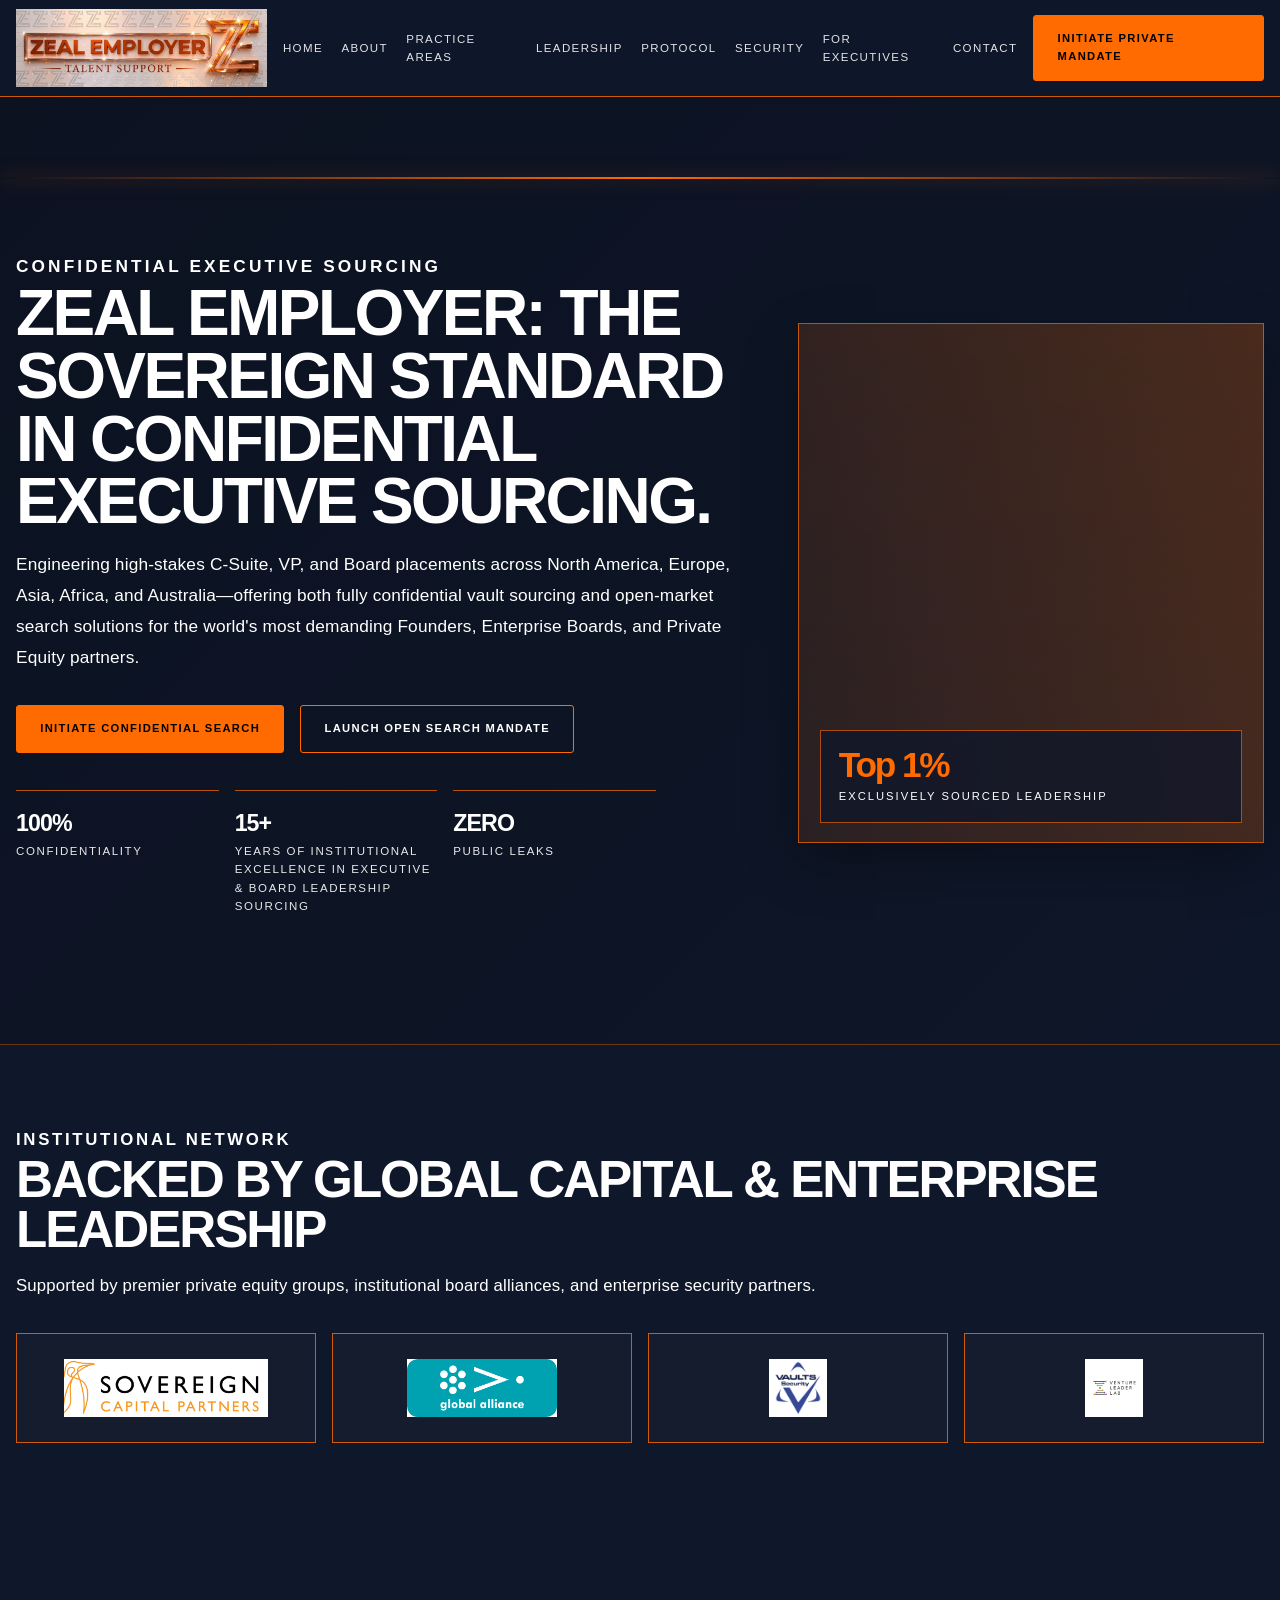
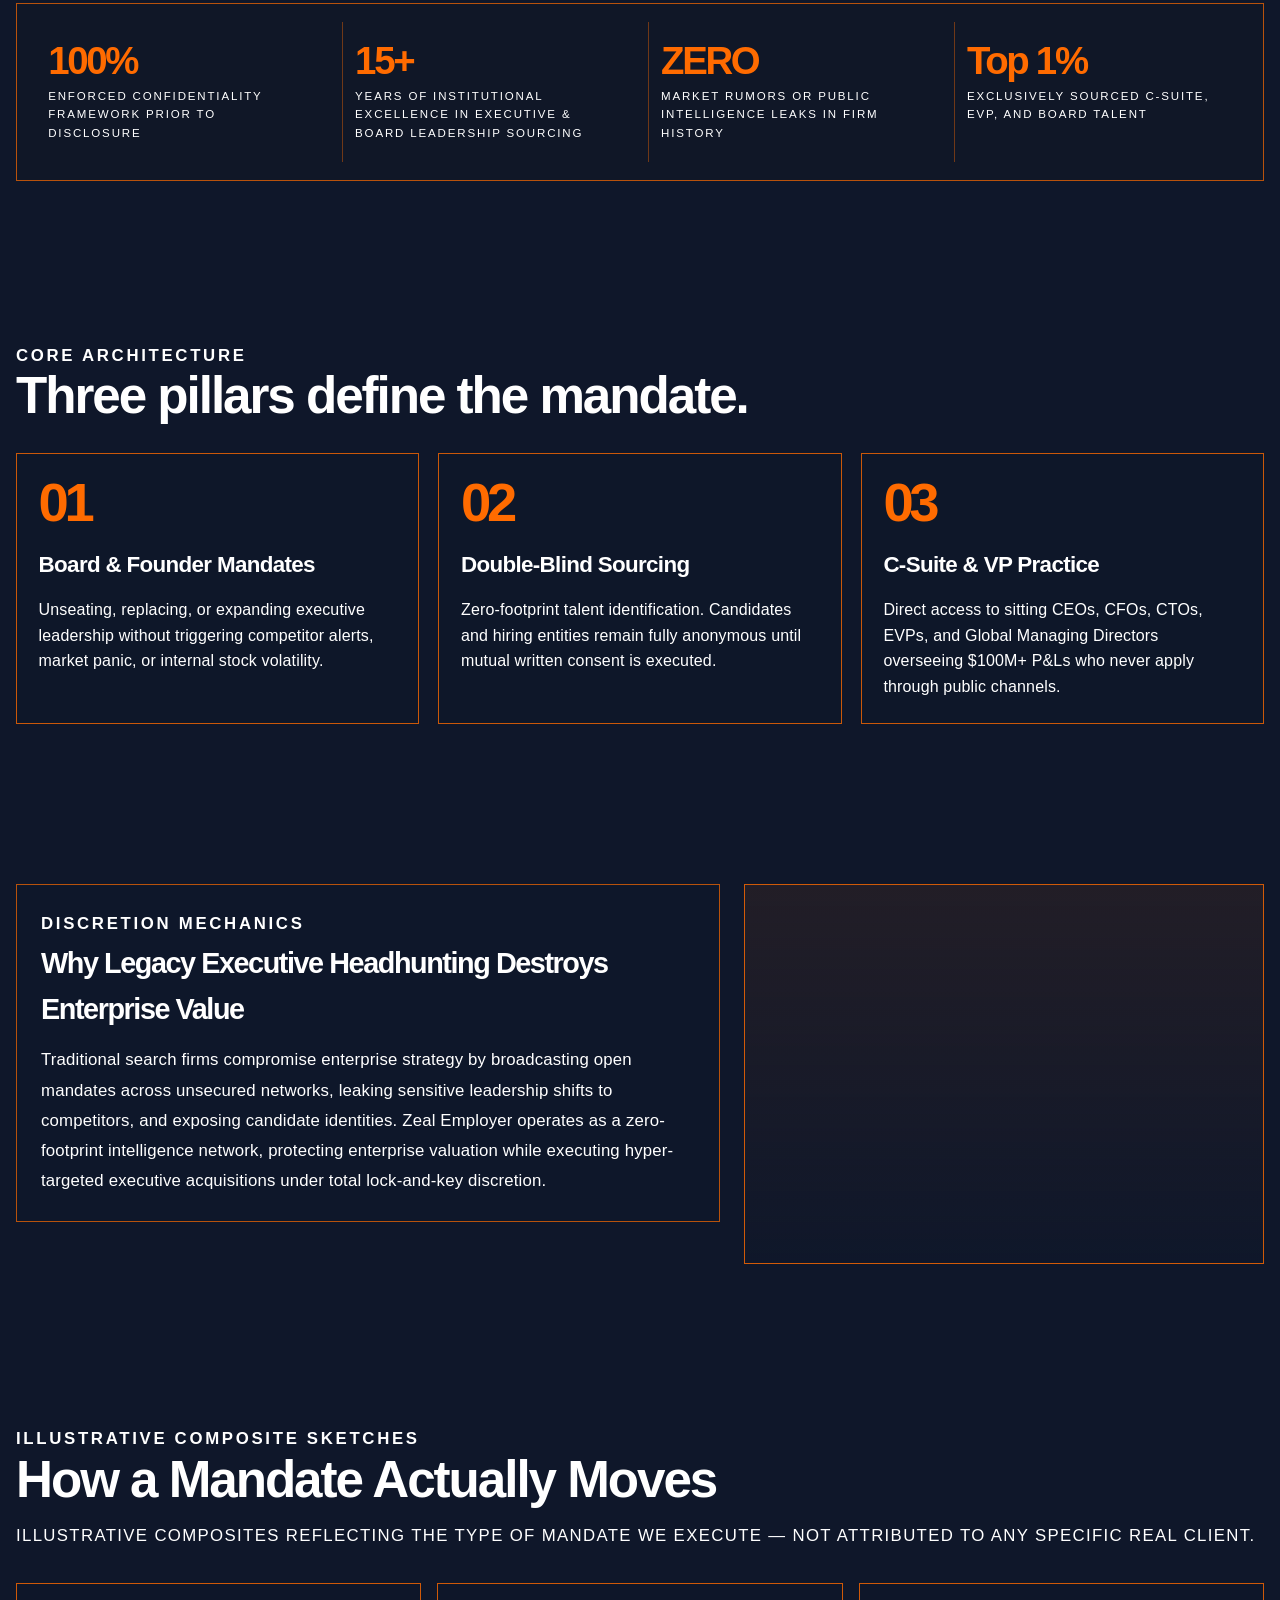
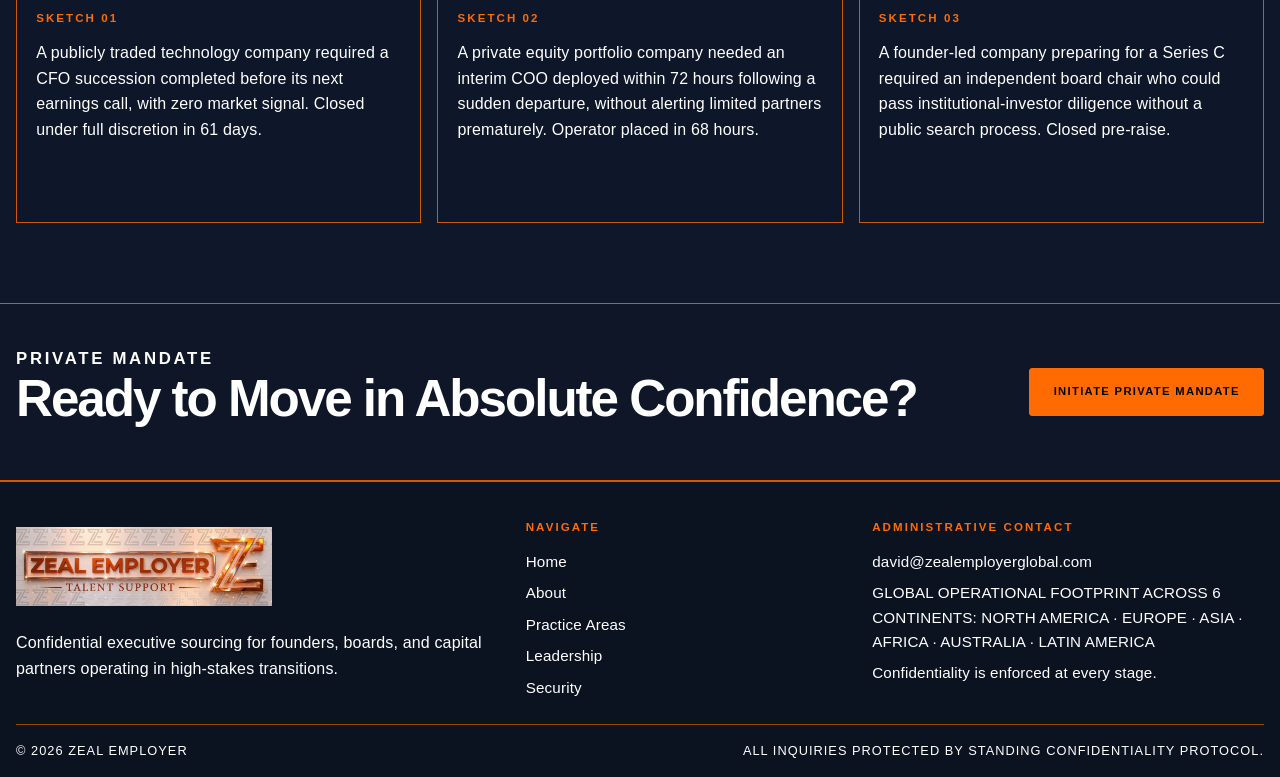
<file: index.html>
<!DOCTYPE html>
<html lang="en">
  <head>
    <meta charset="UTF-8" />
    <meta name="viewport" content="width=device-width, initial-scale=1.0" />
    <title>Zeal Employer | Sovereign Executive Sourcing</title>
    <meta name="description" content="Engineering high-stakes C-Suite, VP, and Board placements across North America, Europe, Asia, Africa, and Australia." />
    <meta property="og:title" content="Zeal Employer | Sovereign Executive Sourcing" />
    <meta property="og:description" content="Engineering high-stakes C-Suite, VP, and Board placements across North America, Europe, Asia, Africa, and Australia." />
    <meta property="og:type" content="website" />
    <meta property="og:image" content="https://zealemployerglobal.com/1000845361.jpg" />
    <meta property="og:url" content="https://zealemployerglobal.com/" />
    <meta name="twitter:card" content="summary_large_image" />
    <meta name="twitter:title" content="Zeal Employer | Sovereign Executive Sourcing" />
    <meta name="twitter:description" content="Engineering high-stakes C-Suite, VP, and Board placements across North America, Europe, Asia, Africa, and Australia." />
    <meta name="twitter:image" content="https://zealemployerglobal.com/1000845361.jpg" />
    <link rel="icon" href="./zeal employer icon.jpg" type="image/jpeg" />
    <link rel="stylesheet" href="styles.css" />
  </head>
  <body>
    <header class="site-header">
      <div class="container">
        <a href="index.html" class="brand" aria-label="Zeal Employer home">
          <img src="./zeal employer logo.jpg" alt="Zeal Employer logo" class="brand-logo" />
        </a>

        <div class="nav-wrap">
          <nav class="site-nav" aria-label="Main navigation">
            <a href="index.html">Home</a>
            <a href="about.html">About</a>
            <a href="practices.html">Practice Areas</a>
            <a href="executives.html">Leadership</a>
            <a href="outreach-protocol.html">Protocol</a>
            <a href="security.html">Security</a>
            <a href="for-executives.html">For Executives</a>
            <a href="contact.html">Contact</a>
          </nav>
          <a class="btn-primary" href="contact.html">Initiate Private Mandate</a>
          <button class="menu-toggle" type="button" aria-label="Open navigation" aria-expanded="false">☰</button>
        </div>
      </div>
    </header>

    <main>
      <section class="page-hero">
        <div class="vault-line"></div>
        <div class="container">
          <div class="hero-copy reveal">
            <p class="eyebrow">Confidential executive sourcing</p>
            <h1>ZEAL EMPLOYER: THE SOVEREIGN STANDARD IN CONFIDENTIAL EXECUTIVE SOURCING.</h1>
            <p>Engineering high-stakes C-Suite, VP, and Board placements across North America, Europe, Asia, Africa, and Australia—offering both fully confidential vault sourcing and open-market search solutions for the world's most demanding Founders, Enterprise Boards, and Private Equity partners.</p>
            <div class="hero-actions">
              <a class="btn-primary" href="contact.html">Initiate Confidential Search</a>
              <a class="btn-secondary" href="contact.html">Launch Open Search Mandate</a>
            </div>
            <div class="hero-meta">
              <div class="meta-item">
                <strong>100%</strong>
                <span>Confidentiality</span>
              </div>
              <div class="meta-item">
                <strong>15+</strong>
                <span>Years of institutional excellence in executive &amp; board leadership sourcing</span>
              </div>
              <div class="meta-item">
                <strong>ZERO</strong>
                <span>Public leaks</span>
              </div>
            </div>
          </div>

          <div class="hero-visual reveal" style="--image: url('https://images.unsplash.com/photo-1486406146926-c627a92ad1ab?auto=format&fit=crop&w=1200&q=80');">
            <div class="visual-card">
              <div class="stat">Top 1%</div>
              <small>Exclusively sourced leadership</small>
            </div>
          </div>
        </div>
      </section>

      <section class="dark-section reveal">
        <div class="container">
          <div class="section-header">
            <p class="section-label">Institutional network</p>
            <h2>BACKED BY GLOBAL CAPITAL &amp; ENTERPRISE LEADERSHIP</h2>
            <p>Supported by premier private equity groups, institutional board alliances, and enterprise security partners.</p>
          </div>

          <div class="partners-grid" aria-label="Institutional sponsors and strategic partners">
            <div class="partner-logo">
              <img src="./Sovereign%20Capital%20Partners.png" alt="Sovereign Capital Partners logo" />
            </div>
            <div class="partner-logo">
              <img src="./Global%20Boardroom%20Alliance.png" alt="Global Boardroom Alliance logo" />
            </div>
            <div class="partner-logo">
              <img src="./Apex%20Vault%20Security%20Group.png" alt="Apex Vault Security Group logo" />
            </div>
            <div class="partner-logo">
              <img src="./Venture%20Leadership%20Council.png" alt="Venture Leadership Council logo" />
            </div>
          </div>
        </div>
      </section>

      <section class="dark-section reveal">
        <div class="container">
          <div class="metrics-strip" aria-label="Proof benchmark">
            <div class="metric">
              <strong>100%</strong>
              <span>Enforced confidentiality framework prior to disclosure</span>
            </div>
            <div class="metric">
              <strong>15+</strong>
              <span>Years of institutional excellence in executive &amp; board leadership sourcing</span>
            </div>
            <div class="metric">
              <strong>ZERO</strong>
              <span>Market rumors or public intelligence leaks in firm history</span>
            </div>
            <div class="metric">
              <strong>Top 1%</strong>
              <span>Exclusively sourced C-Suite, EVP, and Board talent</span>
            </div>
          </div>
        </div>
      </section>

      <section class="dark-section reveal">
        <div class="container">
          <div class="section-header">
            <p class="section-label">Core architecture</p>
            <h2>Three pillars define the mandate.</h2>
          </div>

          <div class="pillars-grid">
            <article class="pillar-card">
              <strong>01</strong>
              <h3>Board &amp; Founder Mandates</h3>
              <p>Unseating, replacing, or expanding executive leadership without triggering competitor alerts, market panic, or internal stock volatility.</p>
            </article>
            <article class="pillar-card">
              <strong>02</strong>
              <h3>Double-Blind Sourcing</h3>
              <p>Zero-footprint talent identification. Candidates and hiring entities remain fully anonymous until mutual written consent is executed.</p>
            </article>
            <article class="pillar-card">
              <strong>03</strong>
              <h3>C-Suite &amp; VP Practice</h3>
              <p>Direct access to sitting CEOs, CFOs, CTOs, EVPs, and Global Managing Directors overseeing $100M+ P&amp;Ls who never apply through public channels.</p>
            </article>
          </div>
        </div>
      </section>

      <section class="dark-section reveal">
        <div class="container two-column">
          <div class="content-block">
            <p class="section-label">Discretion mechanics</p>
            <h3>Why Legacy Executive Headhunting Destroys Enterprise Value</h3>
            <p>Traditional search firms compromise enterprise strategy by broadcasting open mandates across unsecured networks, leaking sensitive leadership shifts to competitors, and exposing candidate identities. Zeal Employer operates as a zero-footprint intelligence network, protecting enterprise valuation while executing hyper-targeted executive acquisitions under total lock-and-key discretion.</p>
          </div>
          <div class="visual-panel" style="--image: url('https://images.unsplash.com/photo-1552664730-d307ca884978?auto=format&fit=crop&w=1200&q=80');" aria-label="Boardroom meeting"></div>
        </div>
      </section>

      <section class="dark-section reveal">
        <div class="container">
          <div class="section-header">
            <p class="section-label">Illustrative composite sketches</p>
            <h2>How a Mandate Actually Moves</h2>
            <p class="caption">Illustrative composites reflecting the type of mandate we execute — not attributed to any specific real client.</p>
          </div>

          <div class="sketches-grid">
            <article class="sketch">
              <strong>Sketch 01</strong>
              <p>A publicly traded technology company required a CFO succession completed before its next earnings call, with zero market signal. Closed under full discretion in 61 days.</p>
            </article>
            <article class="sketch">
              <strong>Sketch 02</strong>
              <p>A private equity portfolio company needed an interim COO deployed within 72 hours following a sudden departure, without alerting limited partners prematurely. Operator placed in 68 hours.</p>
            </article>
            <article class="sketch">
              <strong>Sketch 03</strong>
              <p>A founder-led company preparing for a Series C required an independent board chair who could pass institutional-investor diligence without a public search process. Closed pre-raise.</p>
            </article>
          </div>
        </div>
      </section>

      <div class="page-cta reveal">
        <div class="container">
          <div>
            <p class="section-label">Private mandate</p>
            <h2>Ready to Move in Absolute Confidence?</h2>
          </div>
          <a class="btn-primary" href="contact.html">Initiate Private Mandate</a>
        </div>
      </div>
    </main>

    <footer class="footer">
      <div class="container">
        <div class="footer-grid">
          <div>
            <div class="footer-brand">
              <img src="./zeal employer logo.jpg" alt="Zeal Employer logo" class="brand-logo" />
            </div>
            <p>Confidential executive sourcing for founders, boards, and capital partners operating in high-stakes transitions.</p>
          </div>

          <div>
            <h3>Navigate</h3>
            <div class="footer-nav">
              <a href="index.html">Home</a>
              <a href="about.html">About</a>
              <a href="practices.html">Practice Areas</a>
              <a href="executives.html">Leadership</a>
              <a href="security.html">Security</a>
            </div>
          </div>

          <div>
            <h3>Administrative contact</h3>
            <div class="footer-list">
              <a href="mailto:david@zealemployerglobal.com">david@zealemployerglobal.com</a>
              <span>GLOBAL OPERATIONAL FOOTPRINT ACROSS 6 CONTINENTS: NORTH AMERICA · EUROPE · ASIA · AFRICA · AUSTRALIA · LATIN AMERICA</span>
              <span>Confidentiality is enforced at every stage.</span>
            </div>
          </div>
        </div>

        <div class="footer-bottom">
          <span>© 2026 Zeal Employer</span>
          <span>All inquiries protected by standing confidentiality protocol.</span>
        </div>
      </div>
    </footer>

    <script src="script.js"></script>
  </body>
</html>
</file>
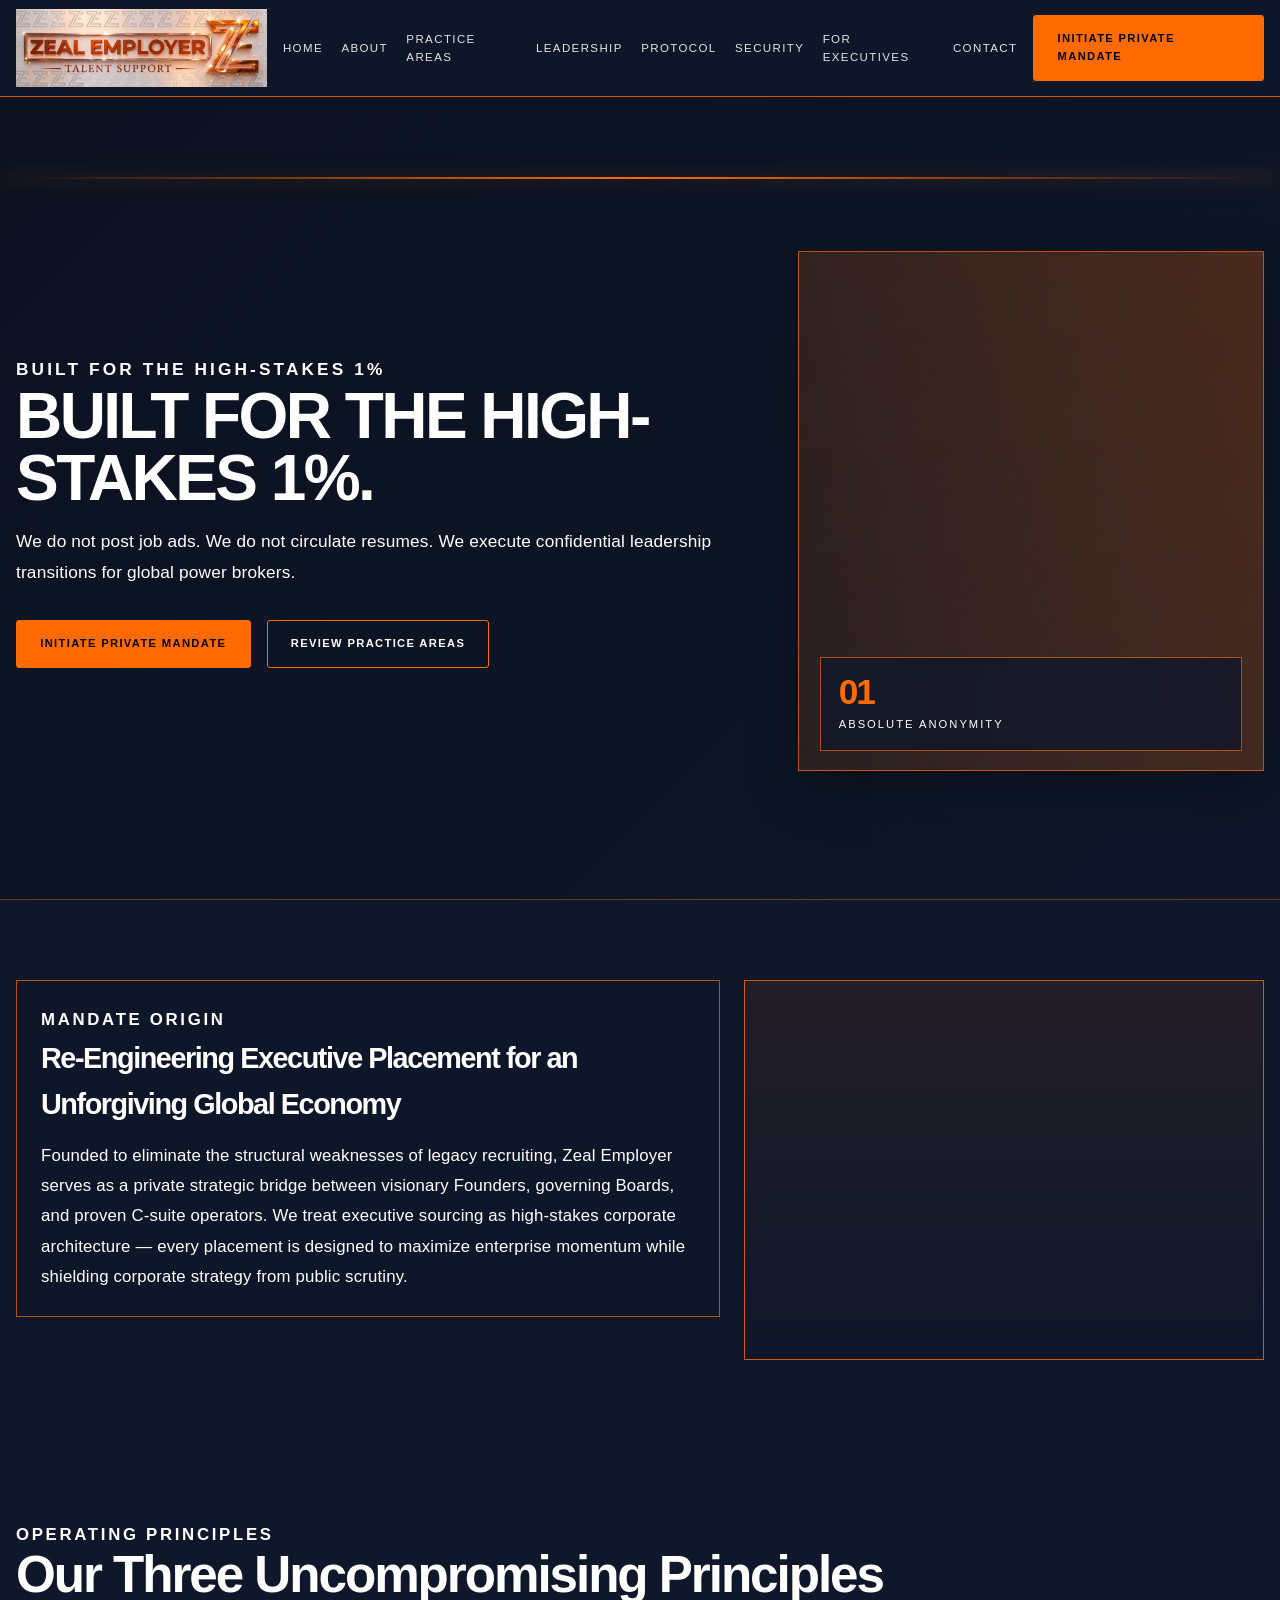
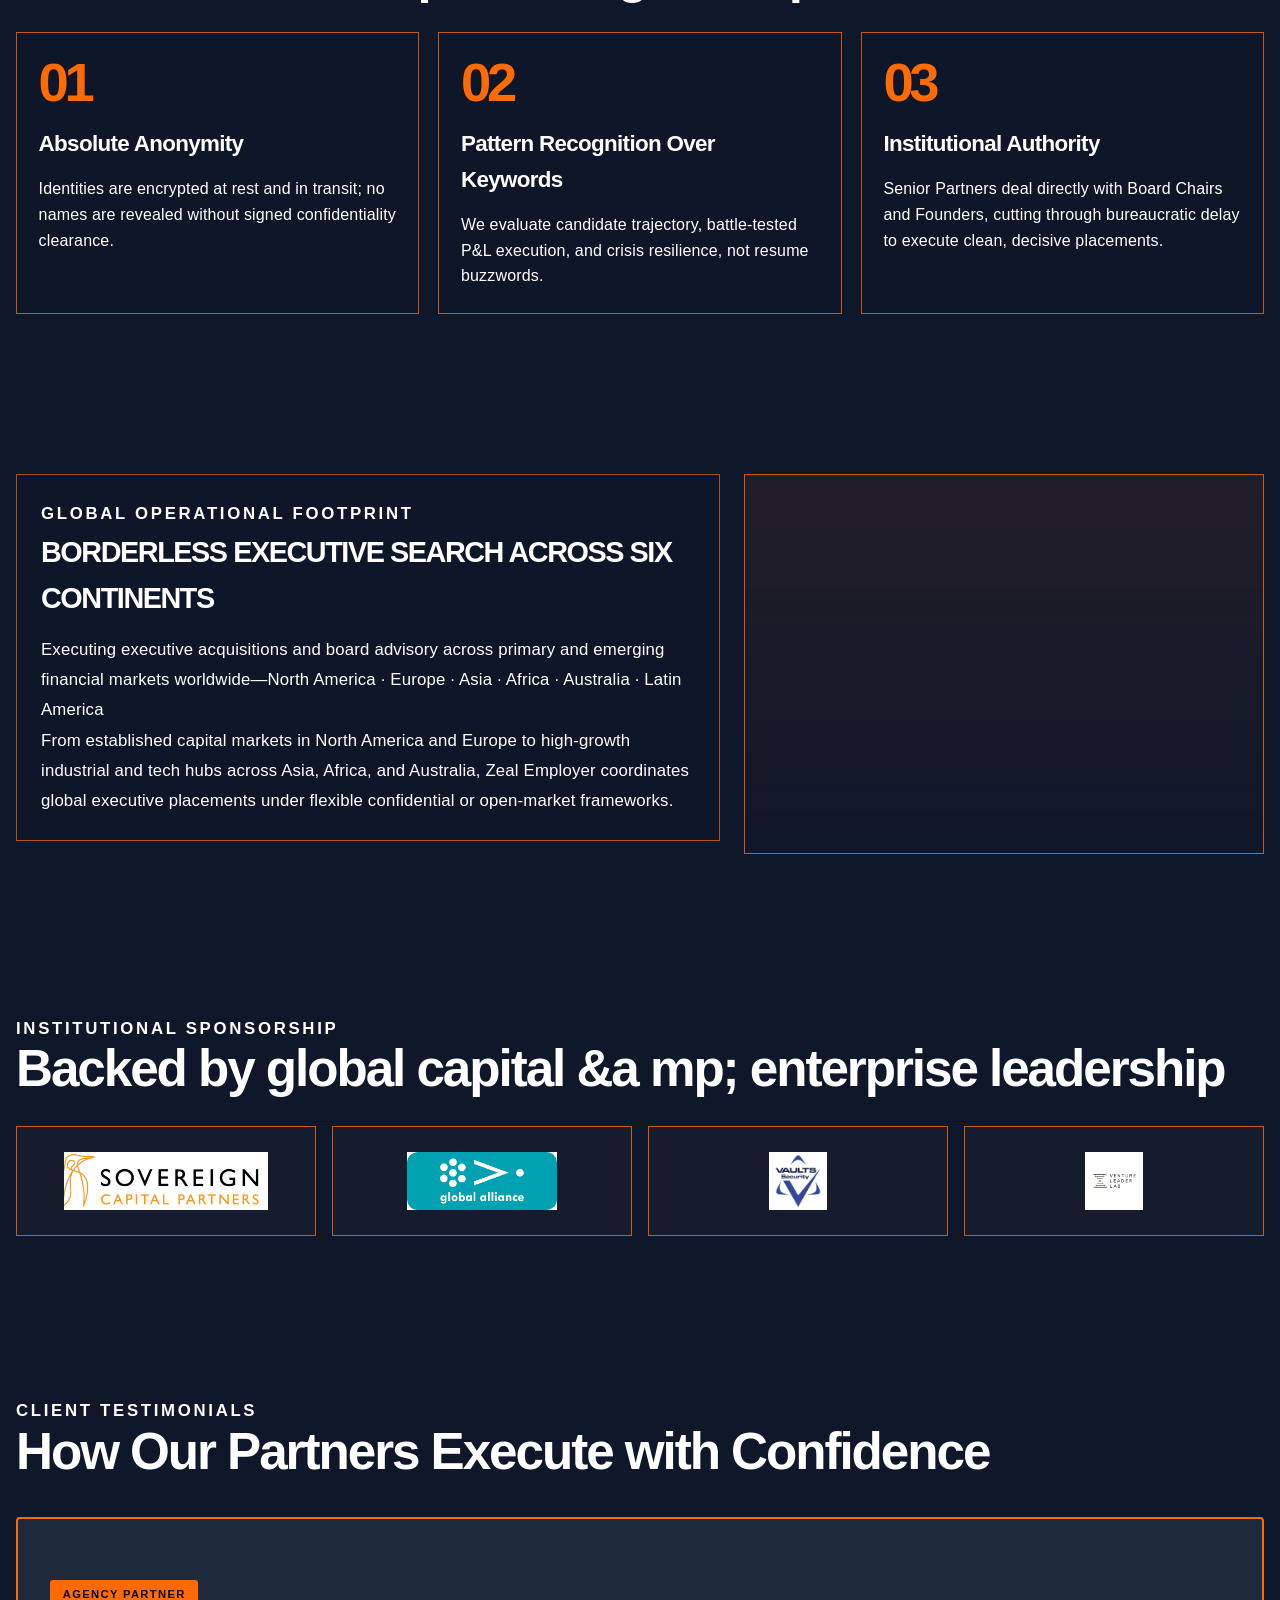
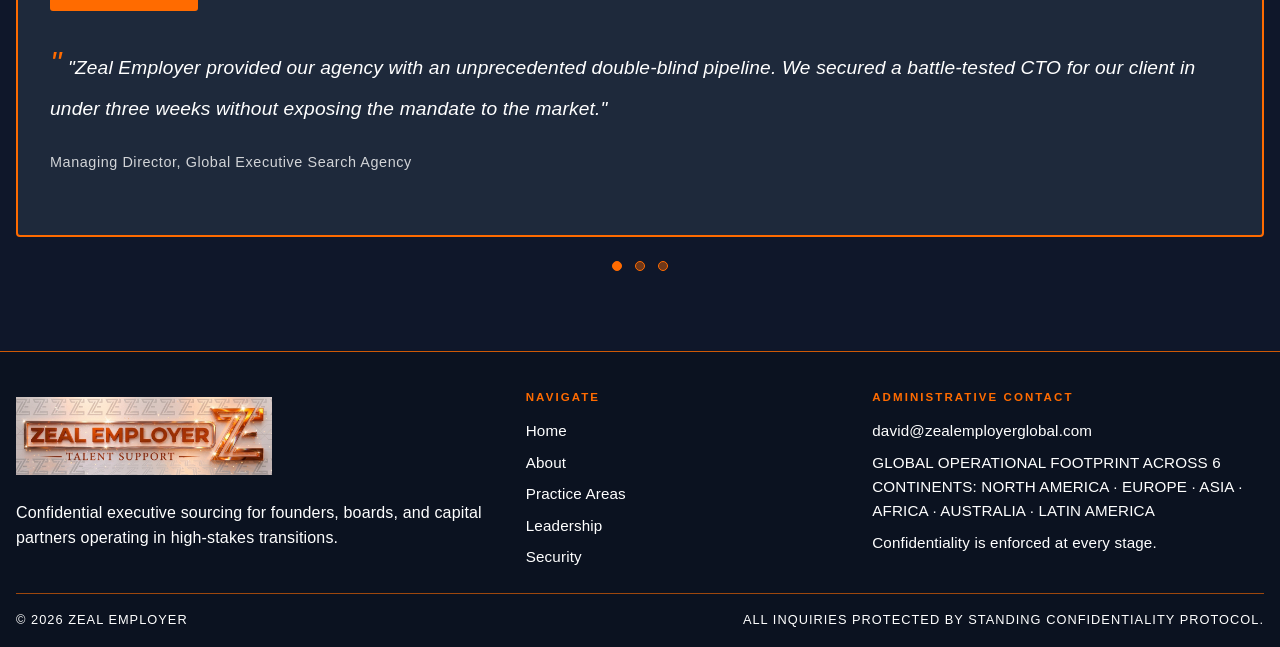
<file: about.html>
<!DOCTYPE html>
<html lang="en">
  <head>
    <meta charset="UTF-8" />
    <meta name="viewport" content="width=device-width, initial-scale=1.0" />
    <title>Zeal Employer | Sovereign Executive Sourcing</title>
    <meta name="description" content="Engineering high-stakes C-Suite, VP, and Board placements across North America, Europe, Asia, Africa, and Australia." />
    <meta property="og:title" content="Zeal Employer | Sovereign Executive Sourcing" />
    <meta property="og:description" content="Engineering high-stakes C-Suite, VP, and Board placements across North America, Europe, Asia, Africa, and Australia." />
    <meta property="og:type" content="website" />
    <meta property="og:image" content="https://zealemployerglobal.com/1000845361.jpg" />
    <meta property="og:url" content="https://zealemployerglobal.com/" />
    <meta name="twitter:card" content="summary_large_image" />
    <meta name="twitter:title" content="Zeal Employer | Sovereign Executive Sourcing" />
    <meta name="twitter:description" content="Engineering high-stakes C-Suite, VP, and Board placements across North America, Europe, Asia, Africa, and Australia." />
    <meta name="twitter:image" content="https://zealemployerglobal.com/1000845361.jpg" />
    <link rel="icon" href="./zeal employer icon.jpg" type="image/jpeg" />
    <link rel="stylesheet" href="styles.css" />
  </head>
  <body>
    <header class="site-header">
      <div class="container">
        <a href="index.html" class="brand" aria-label="Zeal Employer home">
          <img src="./zeal employer logo.jpg" alt="Zeal Employer logo" class="brand-logo" />
        </a>
        <div class="nav-wrap">
          <nav class="site-nav" aria-label="Main navigation">
            <a href="index.html">Home</a>
            <a href="about.html">About</a>
            <a href="practices.html">Practice Areas</a>
            <a href="executives.html">Leadership</a>
            <a href="outreach-protocol.html">Protocol</a>
            <a href="security.html">Security</a>
            <a href="for-executives.html">For Executives</a>
            <a href="contact.html">Contact</a>
          </nav>
          <a class="btn-primary" href="contact.html">Initiate Private Mandate</a>
          <button class="menu-toggle" type="button" aria-label="Open navigation" aria-expanded="false">☰</button>
        </div>
      </div>
    </header>

    <main>
      <section class="page-hero">
        <div class="vault-line"></div>
        <div class="container">
          <div class="hero-copy reveal">
            <p class="eyebrow">Built for the high-stakes 1%</p>
            <h1>BUILT FOR THE HIGH-STAKES 1%.</h1>
            <p>We do not post job ads. We do not circulate resumes. We execute confidential leadership transitions for global power brokers.</p>
            <div class="hero-actions">
              <a class="btn-primary" href="contact.html">Initiate Private Mandate</a>
              <a class="btn-secondary" href="practices.html">Review Practice Areas</a>
            </div>
          </div>

          <div class="hero-visual reveal" style="--image: url('https://images.unsplash.com/photo-1522202176988-66273c2fd55f?auto=format&fit=crop&w=1200&q=80');">
            <div class="visual-card">
              <div class="stat">01</div>
              <small>Absolute anonymity</small>
            </div>
          </div>
        </div>
      </section>

      <section class="dark-section reveal">
        <div class="container two-column">
          <div class="content-block">
            <p class="section-label">Mandate origin</p>
            <h3>Re-Engineering Executive Placement for an Unforgiving Global Economy</h3>
            <p>Founded to eliminate the structural weaknesses of legacy recruiting, Zeal Employer serves as a private strategic bridge between visionary Founders, governing Boards, and proven C-suite operators. We treat executive sourcing as high-stakes corporate architecture — every placement is designed to maximize enterprise momentum while shielding corporate strategy from public scrutiny.</p>
          </div>
          <div class="visual-panel" style="--image: url('https://images.unsplash.com/photo-1516321318423-f06f85e504b3?auto=format&fit=crop&w=1200&q=80');" aria-label="Global finance desk"></div>
        </div>
      </section>

      <section class="dark-section reveal">
        <div class="container">
          <div class="section-header">
            <p class="section-label">Operating principles</p>
            <h2>Our Three Uncompromising Principles</h2>
          </div>

          <div class="pillars-grid">
            <article class="pillar-card">
              <strong>01</strong>
              <h3>Absolute Anonymity</h3>
              <p>Identities are encrypted at rest and in transit; no names are revealed without signed confidentiality clearance.</p>
            </article>
            <article class="pillar-card">
              <strong>02</strong>
              <h3>Pattern Recognition Over Keywords</h3>
              <p>We evaluate candidate trajectory, battle-tested P&amp;L execution, and crisis resilience, not resume buzzwords.</p>
            </article>
            <article class="pillar-card">
              <strong>03</strong>
              <h3>Institutional Authority</h3>
              <p>Senior Partners deal directly with Board Chairs and Founders, cutting through bureaucratic delay to execute clean, decisive placements.</p>
            </article>
          </div>
        </div>
      </section>

      <section class="dark-section reveal">
        <div class="container two-column">
          <div class="content-block">
            <p class="section-label">Global operational footprint</p>
            <h3>BORDERLESS EXECUTIVE SEARCH ACROSS SIX CONTINENTS</h3>
            <p>Executing executive acquisitions and board advisory across primary and emerging financial markets worldwide—North America · Europe · Asia · Africa · Australia · Latin America</p>
            <p>From established capital markets in North America and Europe to high-growth industrial and tech hubs across Asia, Africa, and Australia, Zeal Employer coordinates global executive placements under flexible confidential or open-market frameworks.</p>
          </div>
          <div class="visual-panel" style="--image: url('https://images.unsplash.com/photo-1520607162513-77705c0f0d4a?auto=format&fit=crop&w=1200&q=80');" aria-label="Global nodes map abstraction"></div>
        </div>
      </section>

      <section class="dark-section reveal">
        <div class="container">
          <div class="section-header">
            <p class="section-label">Institutional sponsorship</p>
            <h2>Backed by global capital &a mp; enterprise leadership</h2>
          </div>

          <div class="partners-grid" aria-label="Institutional sponsors and strategic partners">
            <div class="partner-logo">
              <img src="./Sovereign%20Capital%20Partners.png" alt="Sovereign Capital Partners logo" />
            </div>
            <div class="partner-logo">
              <img src="./Global%20Boardroom%20Alliance.png" alt="Global Boardroom Alliance logo" />
            </div>
            <div class="partner-logo">
              <img src="./Apex%20Vault%20Security%20Group.png" alt="Apex Vault Security Group logo" />
            </div>
            <div class="partner-logo">
              <img src="./Venture%20Leadership%20Council.png" alt="Venture Leadership Council logo" />
            </div>
          </div>
        </div>
      </section>

      <section class="dark-section reveal">
        <div class="container">
          <div class="section-header">
            <p class="section-label">Client testimonials</p>
            <h2>How Our Partners Execute with Confidence</h2>
          </div>

          <div class="testimonial-carousel">
            <div class="testimonial-track">
              <div class="testimonial-card">
                <div class="testimonial-tag">Agency Partner</div>
                <p class="testimonial-quote">"Zeal Employer provided our agency with an unprecedented double-blind pipeline. We secured a battle-tested CTO for our client in under three weeks without exposing the mandate to the market."</p>
                <p class="testimonial-author">Managing Director, Global Executive Search Agency</p>
              </div>
              <div class="testimonial-card">
                <div class="testimonial-tag">Founder / SME</div>
                <p class="testimonial-quote">"As a scaling tech founder, finding high-level VP talent without signaling our expansion to competitors was critical. Zeal Employer delivered precision and total discretion."</p>
                <p class="testimonial-author">Founder & CEO, Series B Enterprise Software Firm</p>
              </div>
              <div class="testimonial-card">
                <div class="testimonial-tag">Recruiter Partner</div>
                <p class="testimonial-quote">"Partnering with Zeal Employer allowed our recruiting practice to access confidential C-suite candidates we couldn't reach through standard market channels."</p>
                <p class="testimonial-author">Senior Partner, Boutique Recruitment Practice</p>
              </div>
            </div>
            
            <div class="testimonial-nav" aria-label="Testimonial navigation">
              <button class="testimonial-dot active" data-index="0" aria-label="Go to testimonial 1"></button>
              <button class="testimonial-dot" data-index="1" aria-label="Go to testimonial 2"></button>
              <button class="testimonial-dot" data-index="2" aria-label="Go to testimonial 3"></button>
            </div>
          </div>
        </div>
      </section>
    </main>

    <footer class="footer">
      <div class="container">
        <div class="footer-grid">
          <div>
            <div class="footer-brand">
              <img src="./zeal employer logo.jpg" alt="Zeal Employer logo" class="brand-logo" />
            </div>
            <p>Confidential executive sourcing for founders, boards, and capital partners operating in high-stakes transitions.</p>
          </div>

          <div>
            <h3>Navigate</h3>
            <div class="footer-nav">
              <a href="index.html">Home</a>
              <a href="about.html">About</a>
              <a href="practices.html">Practice Areas</a>
              <a href="executives.html">Leadership</a>
              <a href="security.html">Security</a>
            </div>
          </div>

          <div>
            <h3>Administrative contact</h3>
            <div class="footer-list">
              <a href="mailto:david@zealemployerglobal.com">david@zealemployerglobal.com</a>
              <span>GLOBAL OPERATIONAL FOOTPRINT ACROSS 6 CONTINENTS: NORTH AMERICA · EUROPE · ASIA · AFRICA · AUSTRALIA · LATIN AMERICA</span>
              <span>Confidentiality is enforced at every stage.</span>
            </div>
          </div>
        </div>

        <div class="footer-bottom">
          <span>© 2026 Zeal Employer</span>
          <span>All inquiries protected by standing confidentiality protocol.</span>
        </div>
      </div>
    </footer>

    <script src="script.js"></script>
  </body>
</html>
</file>
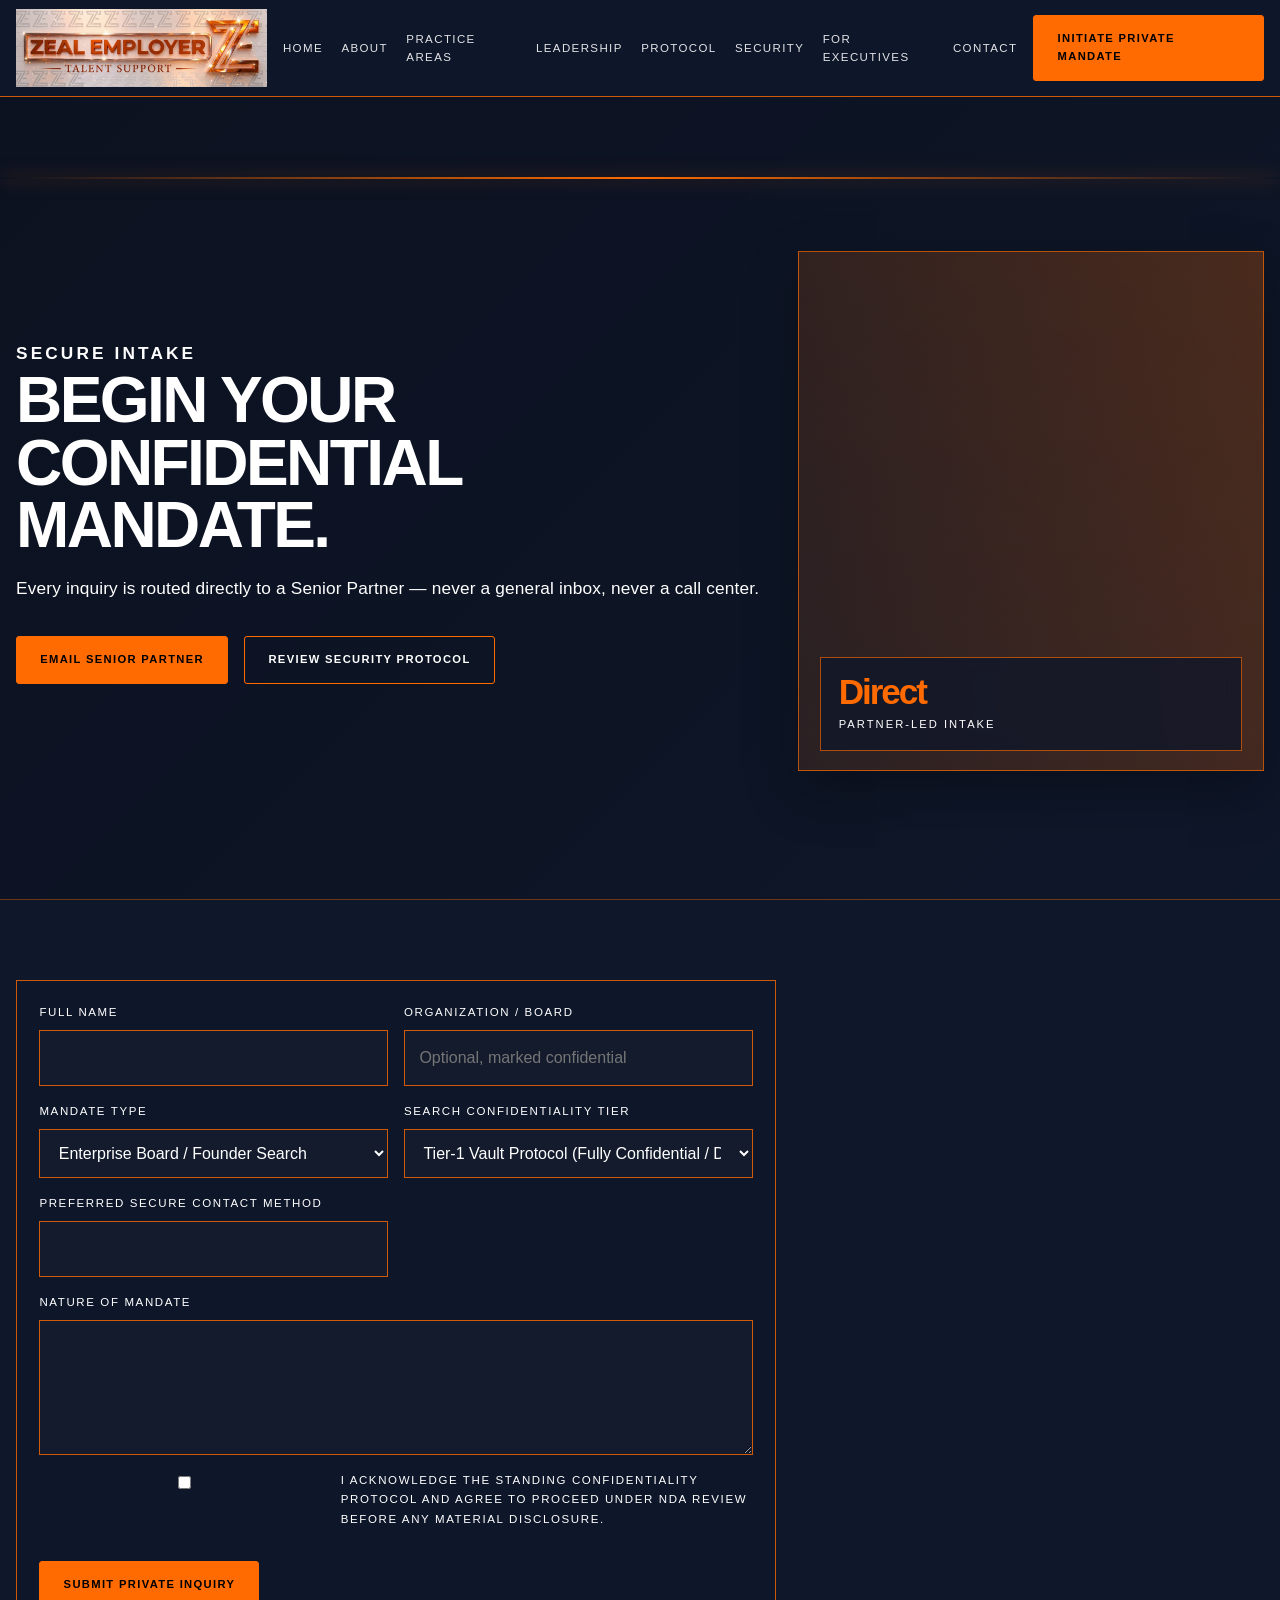
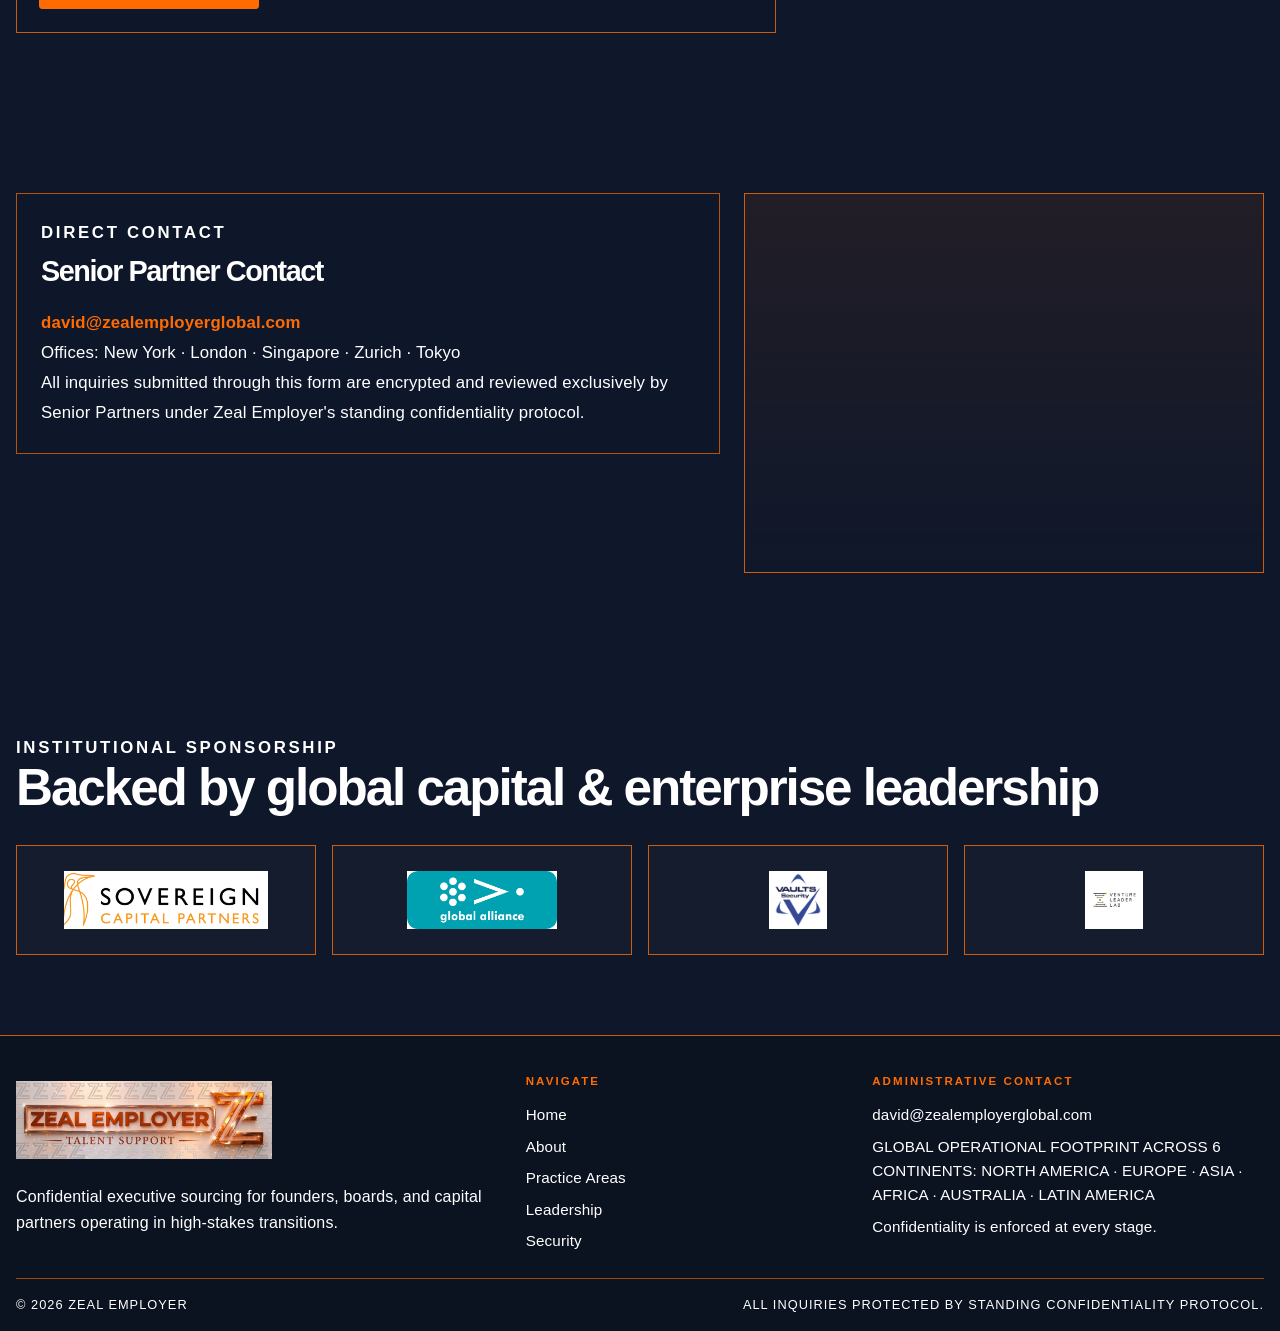
<file: contact.html>
<!DOCTYPE html>
<html lang="en">
  <head>
    <meta charset="UTF-8" />
    <meta name="viewport" content="width=device-width, initial-scale=1.0" />
    <title>Zeal Employer | Sovereign Executive Sourcing</title>
    <meta name="description" content="Engineering high-stakes C-Suite, VP, and Board placements across North America, Europe, Asia, Africa, and Australia." />
    <meta property="og:title" content="Zeal Employer | Sovereign Executive Sourcing" />
    <meta property="og:description" content="Engineering high-stakes C-Suite, VP, and Board placements across North America, Europe, Asia, Africa, and Australia." />
    <meta property="og:type" content="website" />
    <meta property="og:image" content="https://zealemployerglobal.com/1000845361.jpg" />
    <meta property="og:url" content="https://zealemployerglobal.com/" />
    <meta name="twitter:card" content="summary_large_image" />
    <meta name="twitter:title" content="Zeal Employer | Sovereign Executive Sourcing" />
    <meta name="twitter:description" content="Engineering high-stakes C-Suite, VP, and Board placements across North America, Europe, Asia, Africa, and Australia." />
    <meta name="twitter:image" content="https://zealemployerglobal.com/1000845361.jpg" />
    <link rel="icon" href="./zeal employer icon.jpg" type="image/jpeg" />
    <link rel="stylesheet" href="styles.css" />
  </head>
  <body>
    <header class="site-header">
      <div class="container">
        <a href="index.html" class="brand" aria-label="Zeal Employer home">
          <img src="./zeal employer logo.jpg" alt="Zeal Employer logo" class="brand-logo" />
        </a>
        <div class="nav-wrap">
          <nav class="site-nav" aria-label="Main navigation">
            <a href="index.html">Home</a>
            <a href="about.html">About</a>
            <a href="practices.html">Practice Areas</a>
            <a href="executives.html">Leadership</a>
            <a href="outreach-protocol.html">Protocol</a>
            <a href="security.html">Security</a>
            <a href="for-executives.html">For Executives</a>
            <a href="contact.html">Contact</a>
          </nav>
          <a class="btn-primary" href="contact.html">Initiate Private Mandate</a>
          <button class="menu-toggle" type="button" aria-label="Open navigation" aria-expanded="false">☰</button>
        </div>
      </div>
    </header>

    <main>
      <section class="page-hero">
        <div class="vault-line"></div>
        <div class="container">
          <div class="hero-copy reveal">
            <p class="eyebrow">Secure intake</p>
            <h1>BEGIN YOUR CONFIDENTIAL MANDATE.</h1>
            <p>Every inquiry is routed directly to a Senior Partner — never a general inbox, never a call center.</p>
            <div class="hero-actions">
              <a class="btn-primary" href="mailto:david@zealemployerglobal.com">Email Senior Partner</a>
              <a class="btn-secondary" href="security.html">Review Security Protocol</a>
            </div>
          </div>

          <div class="hero-visual reveal" style="--image: url('https://images.unsplash.com/photo-1521791055366-0d553872125f?auto=format&fit=crop&w=1200&q=80');">
            <div class="visual-card">
              <div class="stat">Direct</div>
              <small>Partner-led intake</small>
            </div>
          </div>
        </div>
      </section>

      <section class="dark-section reveal">
        <div class="container">
          <div class="form-wrap">
            <form class="contact-form" action="#" method="post">
              <div class="field">
                <label for="full-name">Full Name</label>
                <input id="full-name" name="full-name" type="text" />
              </div>
              <div class="field">
                <label for="organization">Organization / Board</label>
                <input id="organization" name="organization" type="text" placeholder="Optional, marked confidential" />
              </div>
              <div class="field">
                <label for="role">Mandate Type</label>
                <select id="role" name="role">
                  <option value="enterprise-board-founder">Enterprise Board / Founder Search</option>
                  <option value="recruiter-agency">Executive Recruiter & Search Agency Co-Sourcing</option>
                  <option value="sme-leadership">SME / Small Company Leadership Acquisition</option>
                  <option value="candidate-vault">Candidate Vault Indexing</option>
                </select>
              </div>
              <div class="field">
                <label for="search-tier">Search Confidentiality Tier</label>
                <select id="search-tier" name="search-tier">
                  <option value="vault-protocol">Tier-1 Vault Protocol (Fully Confidential / Double-Blind)</option>
                  <option value="open-market">Tier-2 Open Market Search (Transparent Brand Sourcing)</option>
                </select>
              </div>
              <div class="field">
                <label for="contact-method">Preferred Secure Contact Method</label>
                <input id="contact-method" name="contact-method" type="text" />
              </div>
              <div class="field full">
                <label for="mandate">Nature of Mandate</label>
                <textarea id="mandate" name="mandate"></textarea>
              </div>
              <div class="field full">
                <label class="checkbox-row">
                  <input type="checkbox" name="nda" />
                  <span>I acknowledge the standing confidentiality protocol and agree to proceed under NDA review before any material disclosure.</span>
                </label>
              </div>
              <div class="form-actions full">
                <button class="btn-primary" type="submit">Submit Private Inquiry</button>
              </div>
            </form>
          </div>
        </div>
      </section>

      <section class="dark-section reveal">
        <div class="container two-column">
          <div class="content-block">
            <p class="section-label">Direct contact</p>
            <h3>Senior Partner Contact</h3>
            <p><a class="email-link" href="mailto:david@zealemployerglobal.com">david@zealemployerglobal.com</a></p>
            <p>Offices: New York · London · Singapore · Zurich · Tokyo</p>
            <p>All inquiries submitted through this form are encrypted and reviewed exclusively by Senior Partners under Zeal Employer's standing confidentiality protocol.</p>
          </div>
          <div class="visual-panel" style="--image: url('https://images.unsplash.com/photo-1522202176988-66273c2fd55f?auto=format&fit=crop&w=1200&q=80');" aria-label="Secure leadership briefing"></div>
        </div>
      </section>

      <section class="dark-section reveal">
        <div class="container">
          <div class="section-header">
            <p class="section-label">Institutional sponsorship</p>
            <h2>Backed by global capital &amp; enterprise leadership</h2>
          </div>

          <div class="partners-grid" aria-label="Institutional sponsors and strategic partners">
            <div class="partner-logo">
              <img src="./Sovereign%20Capital%20Partners.png" alt="Sovereign Capital Partners logo" />
            </div>
            <div class="partner-logo">
              <img src="./Global%20Boardroom%20Alliance.png" alt="Global Boardroom Alliance logo" />
            </div>
            <div class="partner-logo">
              <img src="./Apex%20Vault%20Security%20Group.png" alt="Apex Vault Security Group logo" />
            </div>
            <div class="partner-logo">
              <img src="./Venture%20Leadership%20Council.png" alt="Venture Leadership Council logo" />
            </div>
          </div>
        </div>
      </section>
    </main>

    <footer class="footer">
      <div class="container">
        <div class="footer-grid">
          <div>
            <div class="footer-brand">
              <img src="./zeal employer logo.jpg" alt="Zeal Employer logo" class="brand-logo" />
            </div>
            <p>Confidential executive sourcing for founders, boards, and capital partners operating in high-stakes transitions.</p>
          </div>

          <div>
            <h3>Navigate</h3>
            <div class="footer-nav">
              <a href="index.html">Home</a>
              <a href="about.html">About</a>
              <a href="practices.html">Practice Areas</a>
              <a href="executives.html">Leadership</a>
              <a href="security.html">Security</a>
            </div>
          </div>

          <div>
            <h3>Administrative contact</h3>
            <div class="footer-list">
              <a href="mailto:david@zealemployerglobal.com">david@zealemployerglobal.com</a>
              <span>GLOBAL OPERATIONAL FOOTPRINT ACROSS 6 CONTINENTS: NORTH AMERICA · EUROPE · ASIA · AFRICA · AUSTRALIA · LATIN AMERICA</span>
              <span>Confidentiality is enforced at every stage.</span>
            </div>
          </div>
        </div>

        <div class="footer-bottom">
          <span>© 2026 Zeal Employer</span>
          <span>All inquiries protected by standing confidentiality protocol.</span>
        </div>
      </div>
    </footer>

    <script src="script.js"></script>
  </body>
</html>
</file>
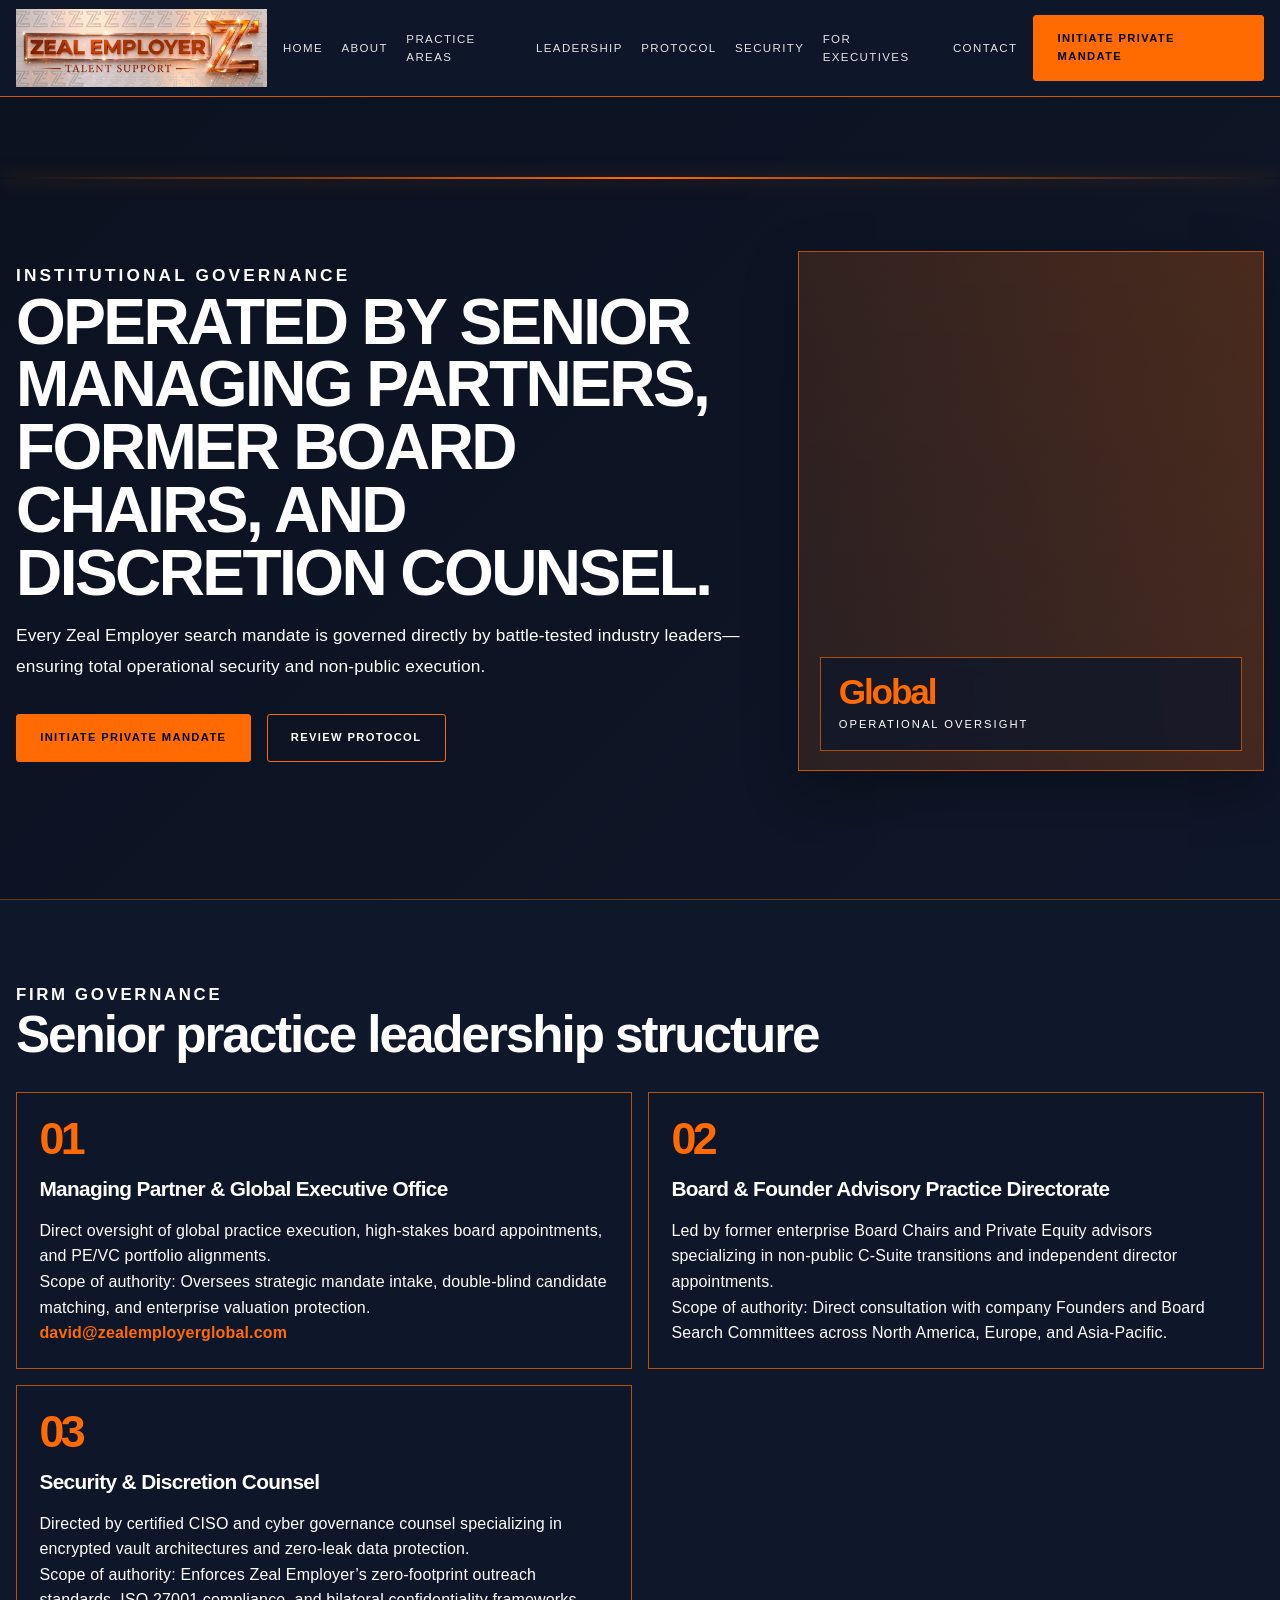
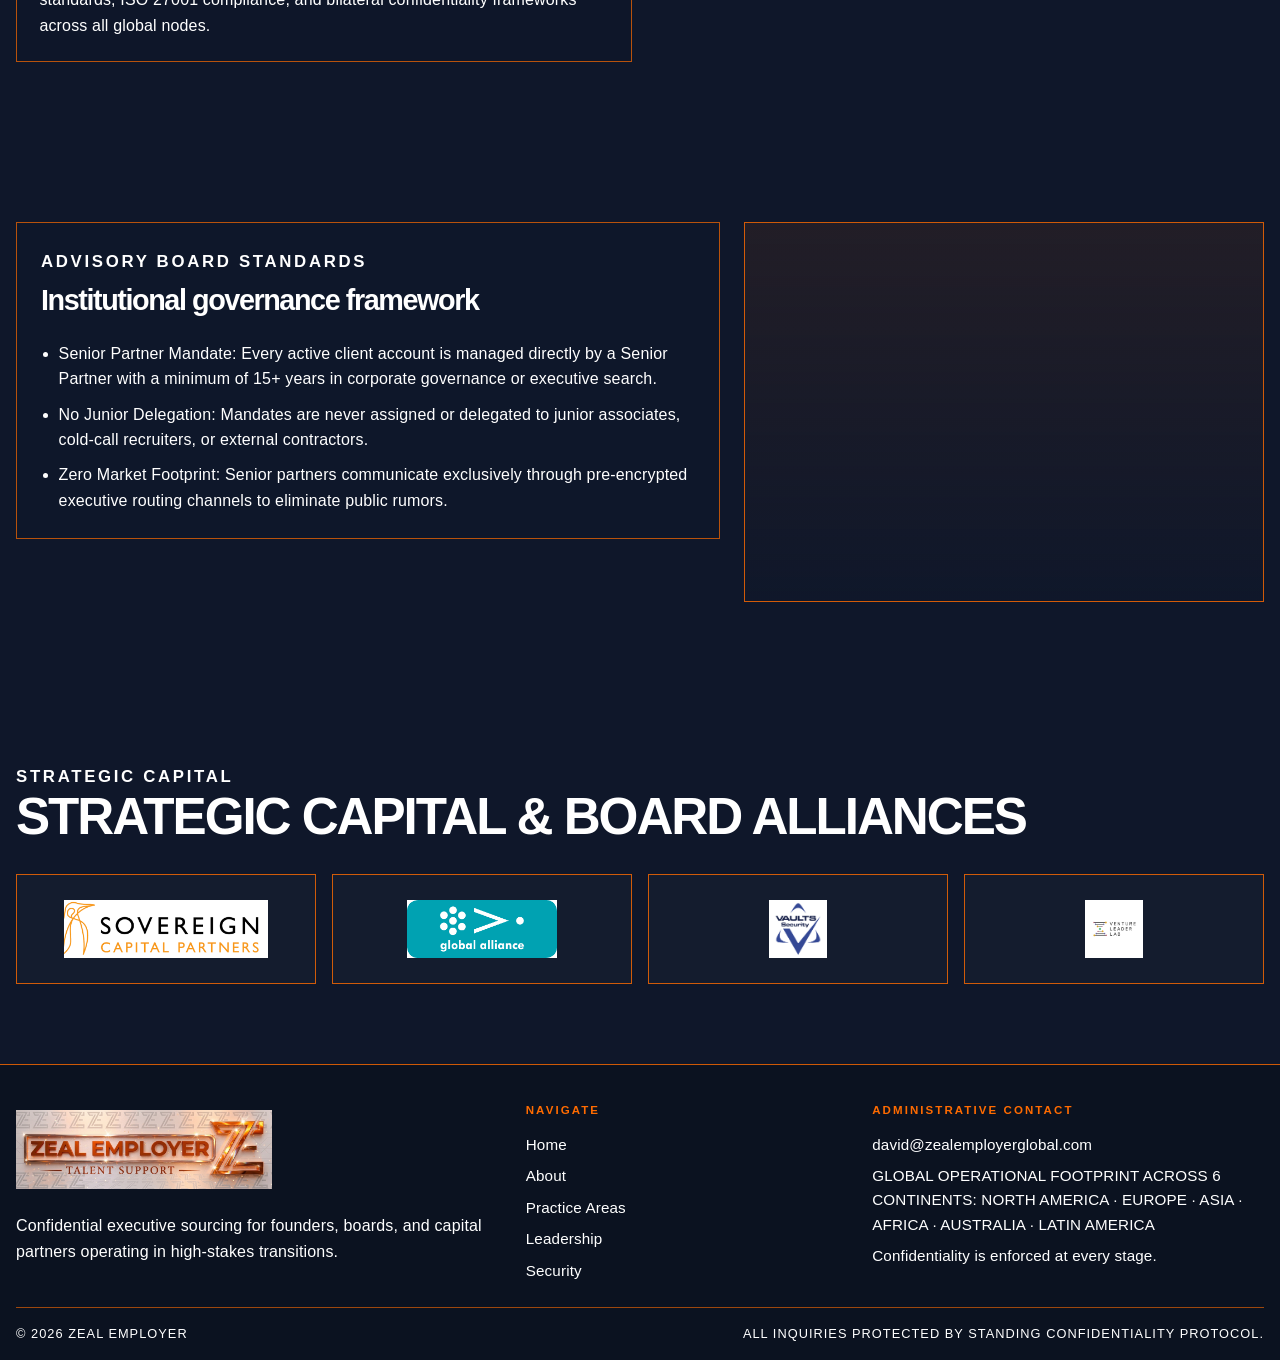
<file: executives.html>
<!DOCTYPE html>
<html lang="en">
  <head>
    <meta charset="UTF-8" />
    <meta name="viewport" content="width=device-width, initial-scale=1.0" />
    <title>Zeal Employer | Sovereign Executive Sourcing</title>
    <meta name="description" content="Engineering high-stakes C-Suite, VP, and Board placements across North America, Europe, Asia, Africa, and Australia." />
    <meta property="og:title" content="Zeal Employer | Sovereign Executive Sourcing" />
    <meta property="og:description" content="Engineering high-stakes C-Suite, VP, and Board placements across North America, Europe, Asia, Africa, and Australia." />
    <meta property="og:type" content="website" />
    <meta property="og:image" content="https://zealemployerglobal.com/1000845361.jpg" />
    <meta property="og:url" content="https://zealemployerglobal.com/" />
    <meta name="twitter:card" content="summary_large_image" />
    <meta name="twitter:title" content="Zeal Employer | Sovereign Executive Sourcing" />
    <meta name="twitter:description" content="Engineering high-stakes C-Suite, VP, and Board placements across North America, Europe, Asia, Africa, and Australia." />
    <meta name="twitter:image" content="https://zealemployerglobal.com/1000845361.jpg" />
    <link rel="icon" href="./zeal employer icon.jpg" type="image/jpeg" />
    <link rel="stylesheet" href="styles.css" />
  </head>
  <body>
    <header class="site-header">
      <div class="container">
        <a href="index.html" class="brand" aria-label="Zeal Employer home">
          <img src="./zeal employer logo.jpg" alt="Zeal Employer logo" class="brand-logo" />
        </a>
        <div class="nav-wrap">
          <nav class="site-nav" aria-label="Main navigation">
            <a href="index.html">Home</a>
            <a href="about.html">About</a>
            <a href="practices.html">Practice Areas</a>
            <a href="executives.html">Leadership</a>
            <a href="outreach-protocol.html">Protocol</a>
            <a href="security.html">Security</a>
            <a href="for-executives.html">For Executives</a>
            <a href="contact.html">Contact</a>
          </nav>
          <a class="btn-primary" href="contact.html">Initiate Private Mandate</a>
          <button class="menu-toggle" type="button" aria-label="Open navigation" aria-expanded="false">☰</button>
        </div>
      </div>
    </header>

    <main>
      <section class="page-hero">
        <div class="vault-line"></div>
        <div class="container">
          <div class="hero-copy reveal">
            <p class="eyebrow">Institutional governance</p>
            <h1>OPERATED BY SENIOR MANAGING PARTNERS, FORMER BOARD CHAIRS, AND DISCRETION COUNSEL.</h1>
            <p>Every Zeal Employer search mandate is governed directly by battle-tested industry leaders—ensuring total operational security and non-public execution.</p>
            <div class="hero-actions">
              <a class="btn-primary" href="contact.html">Initiate Private Mandate</a>
              <a class="btn-secondary" href="outreach-protocol.html">Review Protocol</a>
            </div>
          </div>

          <div class="hero-visual reveal" style="--image: url('https://images.unsplash.com/photo-1560250097-0b93528c311a?auto=format&fit=crop&w=1200&q=80');">
            <div class="visual-card">
              <div class="stat">Global</div>
              <small>Operational oversight</small>
            </div>
          </div>
        </div>
      </section>

      <section class="dark-section reveal">
        <div class="container">
          <div class="section-header">
            <p class="section-label">Firm governance</p>
            <h2>Senior practice leadership structure</h2>
          </div>

          <div class="four-stage">
            <article class="stage">
              <strong>01</strong>
              <h3>Managing Partner &amp; Global Executive Office</h3>
              <p>Direct oversight of global practice execution, high-stakes board appointments, and PE/VC portfolio alignments.</p>
              <p>Scope of authority: Oversees strategic mandate intake, double-blind candidate matching, and enterprise valuation protection.</p>
              <p><a class="email-link" href="mailto:david@zealemployerglobal.com">david@zealemployerglobal.com</a></p>
            </article>

            <article class="stage">
              <strong>02</strong>
              <h3>Board &amp; Founder Advisory Practice Directorate</h3>
              <p>Led by former enterprise Board Chairs and Private Equity advisors specializing in non-public C-Suite transitions and independent director appointments.</p>
              <p>Scope of authority: Direct consultation with company Founders and Board Search Committees across North America, Europe, and Asia-Pacific.</p>
            </article>

            <article class="stage">
              <strong>03</strong>
              <h3>Security &amp; Discretion Counsel</h3>
              <p>Directed by certified CISO and cyber governance counsel specializing in encrypted vault architectures and zero-leak data protection.</p>
              <p>Scope of authority: Enforces Zeal Employer’s zero-footprint outreach standards, ISO 27001 compliance, and bilateral confidentiality frameworks across all global nodes.</p>
            </article>
          </div>
        </div>
      </section>

      <section class="dark-section reveal">
        <div class="container two-column">
          <div class="content-block">
            <p class="section-label">Advisory board standards</p>
            <h3>Institutional governance framework</h3>
            <ul>
              <li>Senior Partner Mandate: Every active client account is managed directly by a Senior Partner with a minimum of 15+ years in corporate governance or executive search.</li>
              <li>No Junior Delegation: Mandates are never assigned or delegated to junior associates, cold-call recruiters, or external contractors.</li>
              <li>Zero Market Footprint: Senior partners communicate exclusively through pre-encrypted executive routing channels to eliminate public rumors.</li>
            </ul>
          </div>
          <div class="visual-panel" style="--image: url('https://images.unsplash.com/photo-1522202176988-66273c2fd55f?auto=format&fit=crop&w=1200&q=80');" aria-label="Institutional executive governance meeting"></div>
        </div>
      </section>

      <section class="dark-section reveal">
        <div class="container">
          <div class="section-header">
            <p class="section-label">Strategic capital</p>
            <h2>STRATEGIC CAPITAL &amp; BOARD ALLIANCES</h2>
          </div>

          <div class="partners-grid" aria-label="Strategic capital and board alliances">
            <div class="partner-logo">
              <img src="./Sovereign%20Capital%20Partners.png" alt="Sovereign Capital Partners logo" />
            </div>
            <div class="partner-logo">
              <img src="./Global%20Boardroom%20Alliance.png" alt="Global Boardroom Alliance logo" />
            </div>
            <div class="partner-logo">
              <img src="./Apex%20Vault%20Security%20Group.png" alt="Apex Vault Security Group logo" />
            </div>
            <div class="partner-logo">
              <img src="./Venture%20Leadership%20Council.png" alt="Venture Leadership Council logo" />
            </div>
          </div>
        </div>
      </section>
    </main>

    <footer class="footer">
      <div class="container">
        <div class="footer-grid">
          <div>
            <div class="footer-brand">
              <img src="./zeal employer logo.jpg" alt="Zeal Employer logo" class="brand-logo" />
            </div>
            <p>Confidential executive sourcing for founders, boards, and capital partners operating in high-stakes transitions.</p>
          </div>

          <div>
            <h3>Navigate</h3>
            <div class="footer-nav">
              <a href="index.html">Home</a>
              <a href="about.html">About</a>
              <a href="practices.html">Practice Areas</a>
              <a href="executives.html">Leadership</a>
              <a href="security.html">Security</a>
            </div>
          </div>

          <div>
            <h3>Administrative contact</h3>
            <div class="footer-list">
              <a href="mailto:david@zealemployerglobal.com">david@zealemployerglobal.com</a>
              <span>GLOBAL OPERATIONAL FOOTPRINT ACROSS 6 CONTINENTS: NORTH AMERICA · EUROPE · ASIA · AFRICA · AUSTRALIA · LATIN AMERICA</span>
              <span>Confidentiality is enforced at every stage.</span>
            </div>
          </div>
        </div>

        <div class="footer-bottom">
          <span>© 2026 Zeal Employer</span>
          <span>All inquiries protected by standing confidentiality protocol.</span>
        </div>
      </div>
    </footer>

    <script src="script.js"></script>
  </body>
</html>
</file>
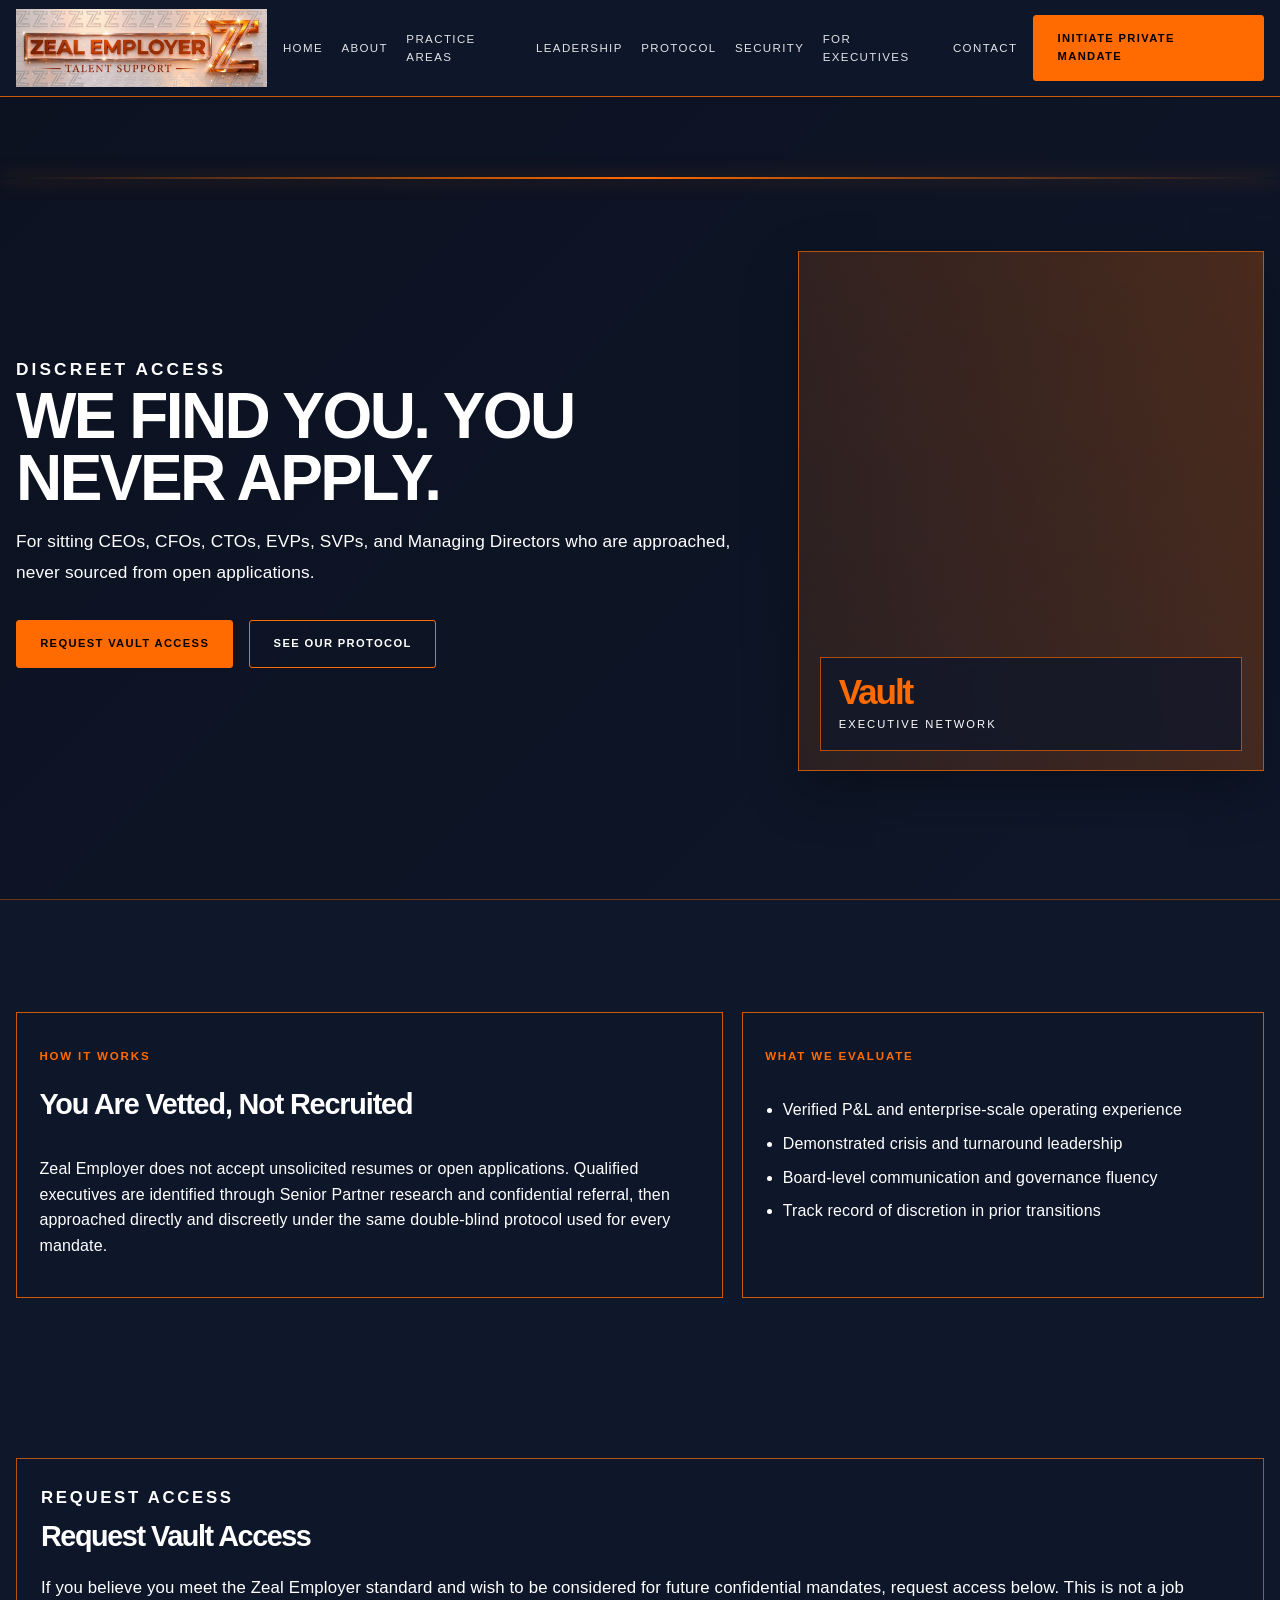
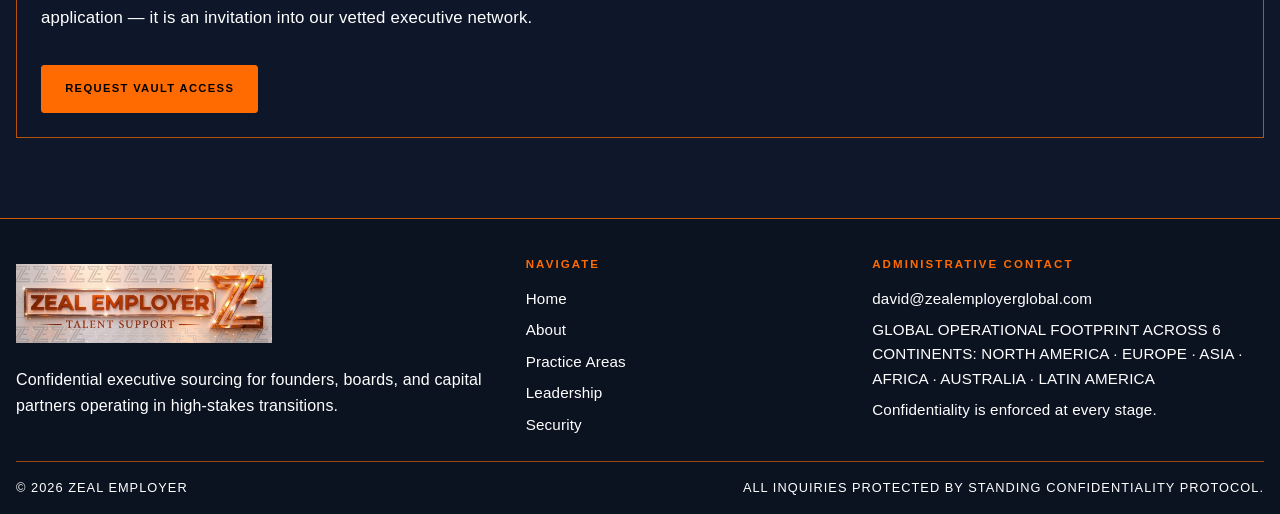
<file: for-executives.html>
<!DOCTYPE html>
<html lang="en">
  <head>
    <meta charset="UTF-8" />
    <meta name="viewport" content="width=device-width, initial-scale=1.0" />
    <title>Zeal Employer | Sovereign Executive Sourcing</title>
    <meta name="description" content="Engineering high-stakes C-Suite, VP, and Board placements across North America, Europe, Asia, Africa, and Australia." />
    <meta property="og:title" content="Zeal Employer | Sovereign Executive Sourcing" />
    <meta property="og:description" content="Engineering high-stakes C-Suite, VP, and Board placements across North America, Europe, Asia, Africa, and Australia." />
    <meta property="og:type" content="website" />
    <meta property="og:image" content="https://zealemployerglobal.com/1000845361.jpg" />
    <meta property="og:url" content="https://zealemployerglobal.com/" />
    <meta name="twitter:card" content="summary_large_image" />
    <meta name="twitter:title" content="Zeal Employer | Sovereign Executive Sourcing" />
    <meta name="twitter:description" content="Engineering high-stakes C-Suite, VP, and Board placements across North America, Europe, Asia, Africa, and Australia." />
    <meta name="twitter:image" content="https://zealemployerglobal.com/1000845361.jpg" />
    <link rel="icon" href="./zeal employer icon.jpg" type="image/jpeg" />
    <link rel="stylesheet" href="styles.css" />
  </head>
  <body>
    <header class="site-header">
      <div class="container">
        <a href="index.html" class="brand" aria-label="Zeal Employer home">
          <img src="./zeal employer logo.jpg" alt="Zeal Employer logo" class="brand-logo" />
        </a>
        <div class="nav-wrap">
          <nav class="site-nav" aria-label="Main navigation">
            <a href="index.html">Home</a>
            <a href="about.html">About</a>
            <a href="practices.html">Practice Areas</a>
            <a href="executives.html">Leadership</a>
            <a href="outreach-protocol.html">Protocol</a>
            <a href="security.html">Security</a>
            <a href="for-executives.html">For Executives</a>
            <a href="contact.html">Contact</a>
          </nav>
          <a class="btn-primary" href="contact.html">Initiate Private Mandate</a>
          <button class="menu-toggle" type="button" aria-label="Open navigation" aria-expanded="false">☰</button>
        </div>
      </div>
    </header>

    <main>
      <section class="page-hero">
        <div class="vault-line"></div>
        <div class="container">
          <div class="hero-copy reveal">
            <p class="eyebrow">Discreet access</p>
            <h1>WE FIND YOU. YOU NEVER APPLY.</h1>
            <p>For sitting CEOs, CFOs, CTOs, EVPs, SVPs, and Managing Directors who are approached, never sourced from open applications.</p>
            <div class="hero-actions">
              <a class="btn-primary" href="contact.html">Request Vault Access</a>
              <a class="btn-secondary" href="outreach-protocol.html">See Our Protocol</a>
            </div>
          </div>

          <div class="hero-visual reveal" style="--image: url('https://images.unsplash.com/photo-1556157382-97eda2d62296?auto=format&fit=crop&w=1200&q=80');">
            <div class="visual-card">
              <div class="stat">Vault</div>
              <small>Executive network</small>
            </div>
          </div>
        </div>
      </section>

      <section class="dark-section reveal">
        <div class="container exec-grid">
          <div class="exec-box">
            <p class="section-label">How it works</p>
            <h3>You Are Vetted, Not Recruited</h3>
            <p>Zeal Employer does not accept unsolicited resumes or open applications. Qualified executives are identified through Senior Partner research and confidential referral, then approached directly and discreetly under the same double-blind protocol used for every mandate.</p>
          </div>
          <div class="exec-box">
            <p class="section-label">What we evaluate</p>
            <ul>
              <li>Verified P&amp;L and enterprise-scale operating experience</li>
              <li>Demonstrated crisis and turnaround leadership</li>
              <li>Board-level communication and governance fluency</li>
              <li>Track record of discretion in prior transitions</li>
            </ul>
          </div>
        </div>
      </section>

      <section class="dark-section reveal">
        <div class="container">
          <div class="content-block">
            <p class="section-label">Request access</p>
            <h3>Request Vault Access</h3>
            <p>If you believe you meet the Zeal Employer standard and wish to be considered for future confidential mandates, request access below. This is not a job application — it is an invitation into our vetted executive network.</p>
            <div class="hero-actions">
              <a class="btn-primary" href="contact.html">Request Vault Access</a>
            </div>
          </div>
        </div>
      </section>
    </main>

    <footer class="footer">
      <div class="container">
        <div class="footer-grid">
          <div>
            <div class="footer-brand">
              <img src="./zeal employer logo.jpg" alt="Zeal Employer logo" class="brand-logo" />
            </div>
            <p>Confidential executive sourcing for founders, boards, and capital partners operating in high-stakes transitions.</p>
          </div>

          <div>
            <h3>Navigate</h3>
            <div class="footer-nav">
              <a href="index.html">Home</a>
              <a href="about.html">About</a>
              <a href="practices.html">Practice Areas</a>
              <a href="executives.html">Leadership</a>
              <a href="security.html">Security</a>
            </div>
          </div>

          <div>
            <h3>Administrative contact</h3>
            <div class="footer-list">
              <a href="mailto:david@zealemployerglobal.com">david@zealemployerglobal.com</a>
              <span>GLOBAL OPERATIONAL FOOTPRINT ACROSS 6 CONTINENTS: NORTH AMERICA · EUROPE · ASIA · AFRICA · AUSTRALIA · LATIN AMERICA</span>
              <span>Confidentiality is enforced at every stage.</span>
            </div>
          </div>
        </div>

        <div class="footer-bottom">
          <span>© 2026 Zeal Employer</span>
          <span>All inquiries protected by standing confidentiality protocol.</span>
        </div>
      </div>
    </footer>

    <script src="script.js"></script>
  </body>
</html>
</file>
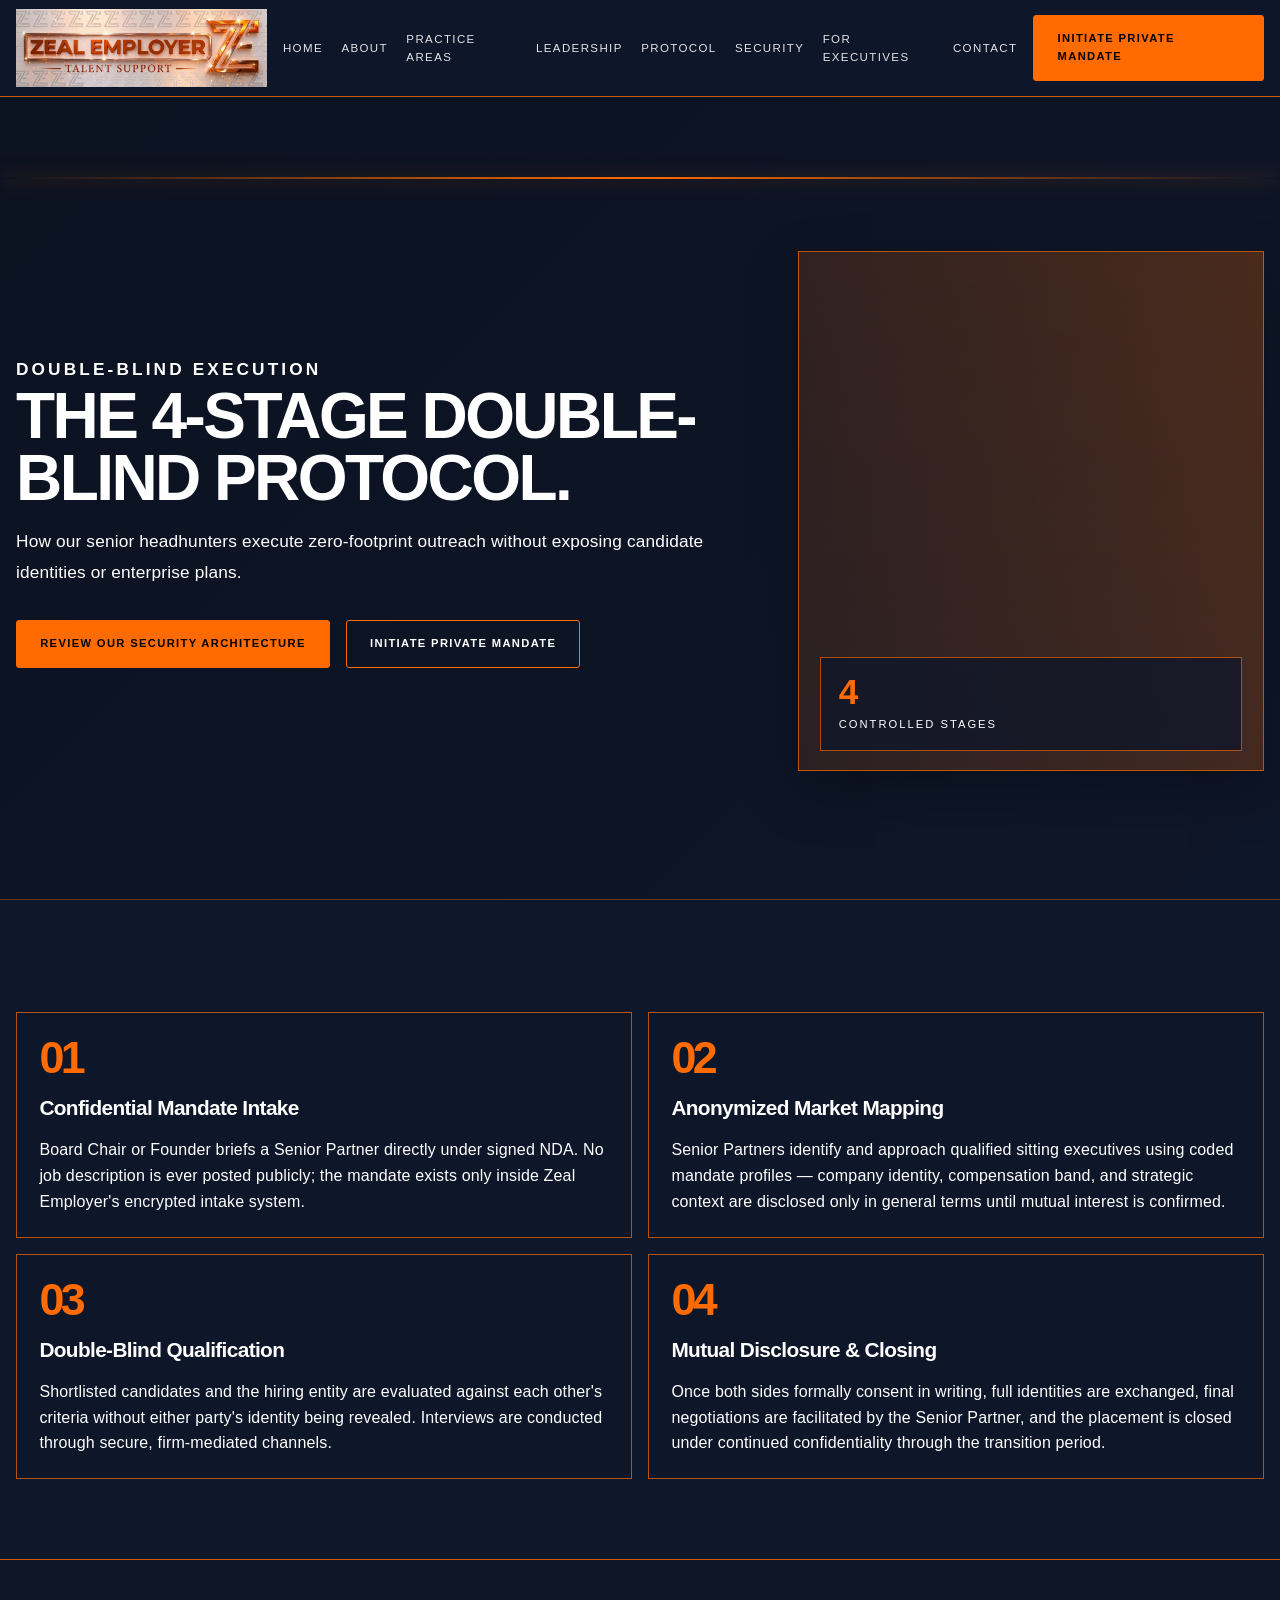
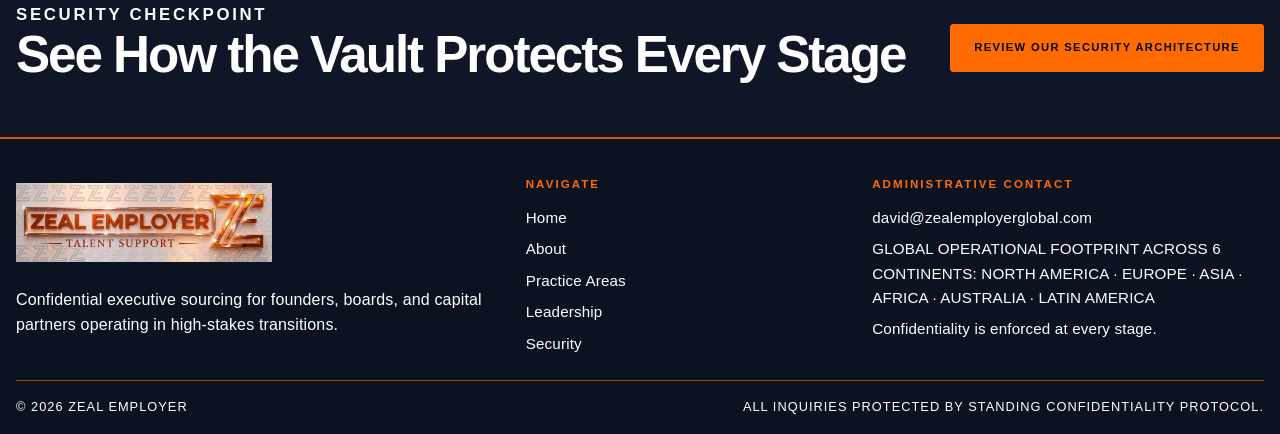
<file: outreach-protocol.html>
<!DOCTYPE html>
<html lang="en">
  <head>
    <meta charset="UTF-8" />
    <meta name="viewport" content="width=device-width, initial-scale=1.0" />
    <title>Zeal Employer | Sovereign Executive Sourcing</title>
    <meta name="description" content="Engineering high-stakes C-Suite, VP, and Board placements across North America, Europe, Asia, Africa, and Australia." />
    <meta property="og:title" content="Zeal Employer | Sovereign Executive Sourcing" />
    <meta property="og:description" content="Engineering high-stakes C-Suite, VP, and Board placements across North America, Europe, Asia, Africa, and Australia." />
    <meta property="og:type" content="website" />
    <meta property="og:image" content="https://zealemployerglobal.com/1000845361.jpg" />
    <meta property="og:url" content="https://zealemployerglobal.com/" />
    <meta name="twitter:card" content="summary_large_image" />
    <meta name="twitter:title" content="Zeal Employer | Sovereign Executive Sourcing" />
    <meta name="twitter:description" content="Engineering high-stakes C-Suite, VP, and Board placements across North America, Europe, Asia, Africa, and Australia." />
    <meta name="twitter:image" content="https://zealemployerglobal.com/1000845361.jpg" />
    <link rel="icon" href="./zeal employer icon.jpg" type="image/jpeg" />
    <link rel="stylesheet" href="styles.css" />
  </head>
  <body>
    <header class="site-header">
      <div class="container">
        <a href="index.html" class="brand" aria-label="Zeal Employer home">
          <img src="./zeal employer logo.jpg" alt="Zeal Employer logo" class="brand-logo" />
        </a>
        <div class="nav-wrap">
          <nav class="site-nav" aria-label="Main navigation">
            <a href="index.html">Home</a>
            <a href="about.html">About</a>
            <a href="practices.html">Practice Areas</a>
            <a href="executives.html">Leadership</a>
            <a href="outreach-protocol.html">Protocol</a>
            <a href="security.html">Security</a>
            <a href="for-executives.html">For Executives</a>
            <a href="contact.html">Contact</a>
          </nav>
          <a class="btn-primary" href="contact.html">Initiate Private Mandate</a>
          <button class="menu-toggle" type="button" aria-label="Open navigation" aria-expanded="false">☰</button>
        </div>
      </div>
    </header>

    <main>
      <section class="page-hero">
        <div class="vault-line"></div>
        <div class="container">
          <div class="hero-copy reveal">
            <p class="eyebrow">Double-blind execution</p>
            <h1>THE 4-STAGE DOUBLE-BLIND PROTOCOL.</h1>
            <p>How our senior headhunters execute zero-footprint outreach without exposing candidate identities or enterprise plans.</p>
            <div class="hero-actions">
              <a class="btn-primary" href="security.html">Review Our Security Architecture</a>
              <a class="btn-secondary" href="contact.html">Initiate Private Mandate</a>
            </div>
          </div>

          <div class="hero-visual reveal" style="--image: url('https://images.unsplash.com/photo-1552664730-d307ca884978?auto=format&fit=crop&w=1200&q=80');"><div class="visual-card">
              <div class="stat">4</div>
              <small>Controlled stages</small>
            </div>
          </div>
        </div>
      </section>

      <section class="dark-section reveal">
        <div class="container">
          <div class="four-stage">
            <article class="stage">
              <strong>01</strong>
              <h3>Confidential Mandate Intake</h3>
              <p>Board Chair or Founder briefs a Senior Partner directly under signed NDA. No job description is ever posted publicly; the mandate exists only inside Zeal Employer's encrypted intake system.</p>
            </article>
            <article class="stage">
              <strong>02</strong>
              <h3>Anonymized Market Mapping</h3>
              <p>Senior Partners identify and approach qualified sitting executives using coded mandate profiles — company identity, compensation band, and strategic context are disclosed only in general terms until mutual interest is confirmed.</p>
            </article>
            <article class="stage">
              <strong>03</strong>
              <h3>Double-Blind Qualification</h3>
              <p>Shortlisted candidates and the hiring entity are evaluated against each other's criteria without either party's identity being revealed. Interviews are conducted through secure, firm-mediated channels.</p>
            </article>
            <article class="stage">
              <strong>04</strong>
              <h3>Mutual Disclosure &amp; Closing</h3>
              <p>Once both sides formally consent in writing, full identities are exchanged, final negotiations are facilitated by the Senior Partner, and the placement is closed under continued confidentiality through the transition period.</p>
            </article>
          </div>
        </div>
      </section>

      <div class="page-cta reveal">
        <div class="container">
          <div>
            <p class="section-label">Security checkpoint</p>
            <h2>See How the Vault Protects Every Stage</h2>
          </div>
          <a class="btn-primary" href="security.html">Review Our Security Architecture</a>
        </div>
      </div>
    </main>

    <footer class="footer">
      <div class="container">
        <div class="footer-grid">
          <div>
            <div class="footer-brand">
              <img src="./zeal employer logo.jpg" alt="Zeal Employer logo" class="brand-logo" />
            </div>
            <p>Confidential executive sourcing for founders, boards, and capital partners operating in high-stakes transitions.</p>
          </div>

          <div>
            <h3>Navigate</h3>
            <div class="footer-nav">
              <a href="index.html">Home</a>
              <a href="about.html">About</a>
              <a href="practices.html">Practice Areas</a>
              <a href="executives.html">Leadership</a>
              <a href="security.html">Security</a>
            </div>
          </div>

          <div>
            <h3>Administrative contact</h3>
            <div class="footer-list">
              <a href="mailto:david@zealemployerglobal.com">david@zealemployerglobal.com</a>
              <span>GLOBAL OPERATIONAL FOOTPRINT ACROSS 6 CONTINENTS: NORTH AMERICA · EUROPE · ASIA · AFRICA · AUSTRALIA · LATIN AMERICA</span>
              <span>Confidentiality is enforced at every stage.</span>
            </div>
          </div>
        </div>

        <div class="footer-bottom">
          <span>© 2026 Zeal Employer</span>
          <span>All inquiries protected by standing confidentiality protocol.</span>
        </div>
      </div>
    </footer>

    <script src="script.js"></script>
  </body>
</html>
</file>
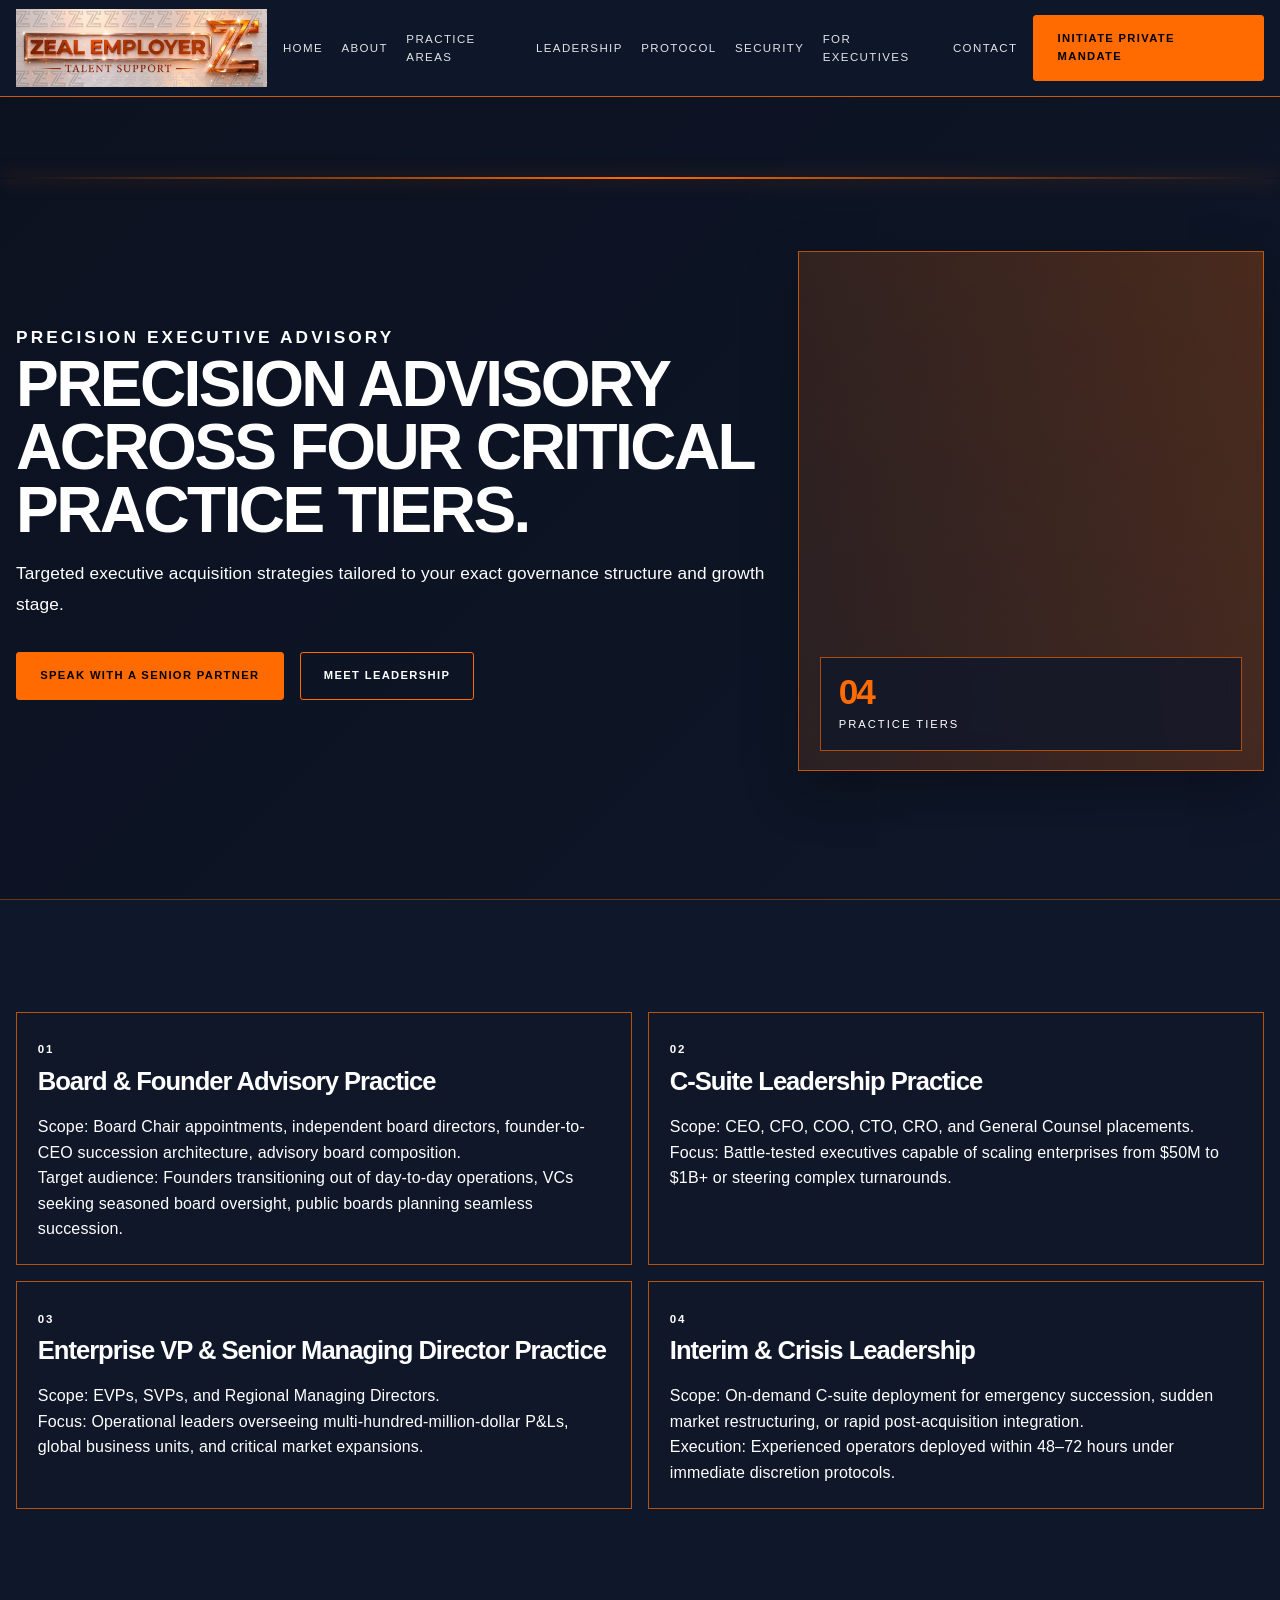
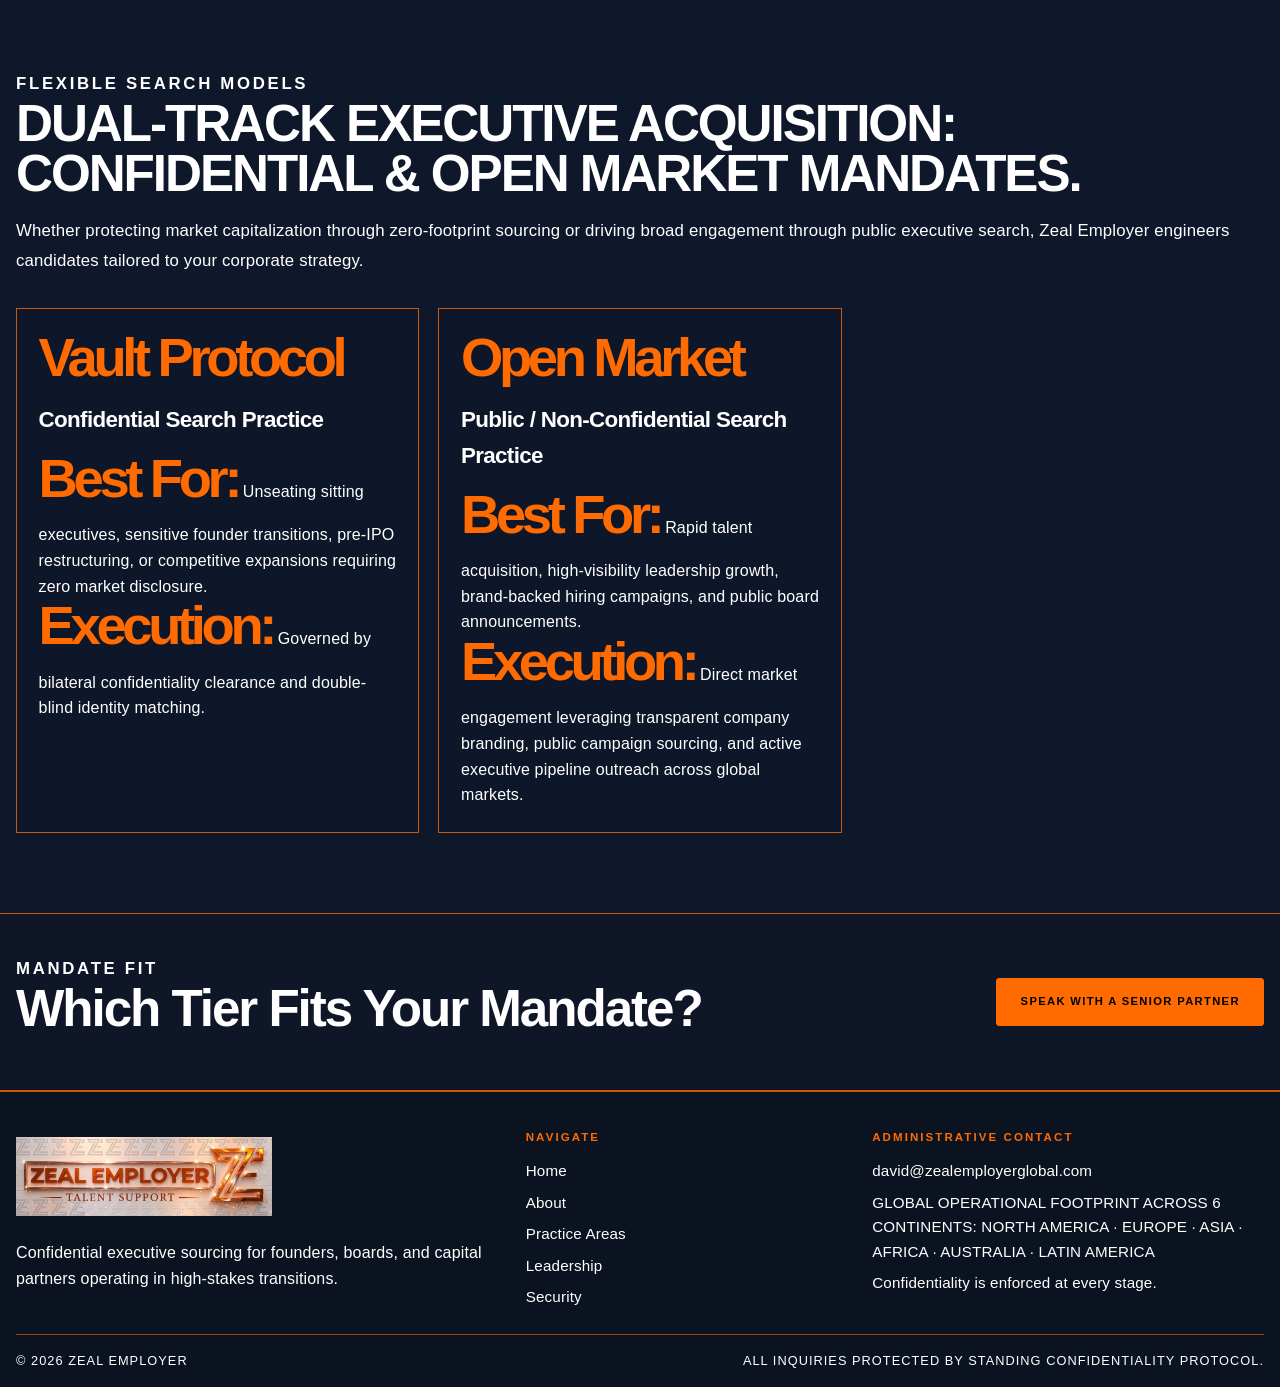
<file: practices.html>
<!DOCTYPE html>
<html lang="en">
  <head>
    <meta charset="UTF-8" />
    <meta name="viewport" content="width=device-width, initial-scale=1.0" />
    <title>Zeal Employer | Sovereign Executive Sourcing</title>
    <meta name="description" content="Engineering high-stakes C-Suite, VP, and Board placements across North America, Europe, Asia, Africa, and Australia." />
    <meta property="og:title" content="Zeal Employer | Sovereign Executive Sourcing" />
    <meta property="og:description" content="Engineering high-stakes C-Suite, VP, and Board placements across North America, Europe, Asia, Africa, and Australia." />
    <meta property="og:type" content="website" />
    <meta property="og:image" content="https://zealemployerglobal.com/1000845361.jpg" />
    <meta property="og:url" content="https://zealemployerglobal.com/" />
    <meta name="twitter:card" content="summary_large_image" />
    <meta name="twitter:title" content="Zeal Employer | Sovereign Executive Sourcing" />
    <meta name="twitter:description" content="Engineering high-stakes C-Suite, VP, and Board placements across North America, Europe, Asia, Africa, and Australia." />
    <meta name="twitter:image" content="https://zealemployerglobal.com/1000845361.jpg" />
    <link rel="icon" href="./zeal employer icon.jpg" type="image/jpeg" />
    <link rel="stylesheet" href="styles.css" />
  </head>
  <body>
    <header class="site-header">
      <div class="container">
        <a href="index.html" class="brand" aria-label="Zeal Employer home">
          <img src="./zeal employer logo.jpg" alt="Zeal Employer logo" class="brand-logo" />
        </a>
        <div class="nav-wrap">
          <nav class="site-nav" aria-label="Main navigation">
            <a href="index.html">Home</a>
            <a href="about.html">About</a>
            <a href="practices.html">Practice Areas</a>
            <a href="executives.html">Leadership</a>
            <a href="outreach-protocol.html">Protocol</a>
            <a href="security.html">Security</a>
            <a href="for-executives.html">For Executives</a>
            <a href="contact.html">Contact</a>
          </nav>
          <a class="btn-primary" href="contact.html">Initiate Private Mandate</a>
          <button class="menu-toggle" type="button" aria-label="Open navigation" aria-expanded="false">☰</button>
        </div>
      </div>
    </header>

    <main>
      <section class="page-hero">
        <div class="vault-line"></div>
        <div class="container">
          <div class="hero-copy reveal">
            <p class="eyebrow">Precision executive advisory</p>
            <h1>PRECISION ADVISORY ACROSS FOUR CRITICAL PRACTICE TIERS.</h1>
            <p>Targeted executive acquisition strategies tailored to your exact governance structure and growth stage.</p>
            <div class="hero-actions">
              <a class="btn-primary" href="contact.html">Speak With a Senior Partner</a>
              <a class="btn-secondary" href="executives.html">Meet Leadership</a>
            </div>
          </div>

          <div class="hero-visual reveal" style="--image: url('https://images.unsplash.com/photo-1738566061977-fdd59ca5b08e');">
            <div class="visual-card">
              <div class="stat">04</div>
              <small>Practice tiers</small>
            </div>
          </div>
        </div>
      </section>

      <section class="dark-section reveal">
        <div class="container">
          <div class="practices-list">
            <article class="practice-card">
              <p class="section-label">01</p>
              <h3>Board &amp; Founder Advisory Practice</h3>
              <p>Scope: Board Chair appointments, independent board directors, founder-to-CEO succession architecture, advisory board composition.</p>
              <p>Target audience: Founders transitioning out of day-to-day operations, VCs seeking seasoned board oversight, public boards planning seamless succession.</p>
            </article>

            <article class="practice-card">
              <p class="section-label">02</p>
              <h3>C-Suite Leadership Practice</h3>
              <p>Scope: CEO, CFO, COO, CTO, CRO, and General Counsel placements.</p>
              <p>Focus: Battle-tested executives capable of scaling enterprises from $50M to $1B+ or steering complex turnarounds.</p>
            </article>

            <article class="practice-card">
              <p class="section-label">03</p>
              <h3>Enterprise VP &amp; Senior Managing Director Practice</h3>
              <p>Scope: EVPs, SVPs, and Regional Managing Directors.</p>
              <p>Focus: Operational leaders overseeing multi-hundred-million-dollar P&amp;Ls, global business units, and critical market expansions.</p>
            </article>

            <article class="practice-card">
              <p class="section-label">04</p>
              <h3>Interim &amp; Crisis Leadership</h3>
              <p>Scope: On-demand C-suite deployment for emergency succession, sudden market restructuring, or rapid post-acquisition integration.</p>
              <p>Execution: Experienced operators deployed within 48–72 hours under immediate discretion protocols.</p>
            </article>
          </div>
        </div>
      </section>

      <section class="dark-section reveal">
        <div class="container">
          <div class="section-header">
            <p class="section-label">Flexible search models</p>
            <h2>DUAL-TRACK EXECUTIVE ACQUISITION: CONFIDENTIAL &amp; OPEN MARKET MANDATES.</h2>
            <p>Whether protecting market capitalization through zero-footprint sourcing or driving broad engagement through public executive search, Zeal Employer engineers candidates tailored to your corporate strategy.</p>
          </div>

          <div class="pillars-grid">
            <article class="pillar-card">
              <strong>Vault Protocol</strong>
              <h3>Confidential Search Practice</h3>
              <p><strong>Best For:</strong> Unseating sitting executives, sensitive founder transitions, pre-IPO restructuring, or competitive expansions requiring zero market disclosure.</p>
              <p><strong>Execution:</strong> Governed by bilateral confidentiality clearance and double-blind identity matching.</p>
            </article>
            <article class="pillar-card">
              <strong>Open Market</strong>
              <h3>Public / Non-Confidential Search Practice</h3>
              <p><strong>Best For:</strong> Rapid talent acquisition, high-visibility leadership growth, brand-backed hiring campaigns, and public board announcements.</p>
              <p><strong>Execution:</strong> Direct market engagement leveraging transparent company branding, public campaign sourcing, and active executive pipeline outreach across global markets.</p>
            </article>
          </div>
        </div>
      </section>

      <div class="page-cta reveal">
        <div class="container">
          <div>
            <p class="section-label">Mandate fit</p>
            <h2>Which Tier Fits Your Mandate?</h2>
          </div>
          <a class="btn-primary" href="contact.html">Speak With a Senior Partner</a>
        </div>
      </div>
    </main>

    <footer class="footer">
      <div class="container">
        <div class="footer-grid">
          <div>
            <div class="footer-brand">
              <img src="./zeal employer logo.jpg" alt="Zeal Employer logo" class="brand-logo" />
            </div>
            <p>Confidential executive sourcing for founders, boards, and capital partners operating in high-stakes transitions.</p>
          </div>

          <div>
            <h3>Navigate</h3>
            <div class="footer-nav">
              <a href="index.html">Home</a>
              <a href="about.html">About</a>
              <a href="practices.html">Practice Areas</a>
              <a href="executives.html">Leadership</a>
              <a href="security.html">Security</a>
            </div>
          </div>

          <div>
            <h3>Administrative contact</h3>
            <div class="footer-list">
              <a href="mailto:david@zealemployerglobal.com">david@zealemployerglobal.com</a>
              <span>GLOBAL OPERATIONAL FOOTPRINT ACROSS 6 CONTINENTS: NORTH AMERICA · EUROPE · ASIA · AFRICA · AUSTRALIA · LATIN AMERICA</span>
              <span>Confidentiality is enforced at every stage.</span>
            </div>
          </div>
        </div>

        <div class="footer-bottom">
          <span>© 2026 Zeal Employer</span>
          <span>All inquiries protected by standing confidentiality protocol.</span>
        </div>
      </div>
    </footer>

    <script src="script.js"></script>
  </body>
</html>
</file>
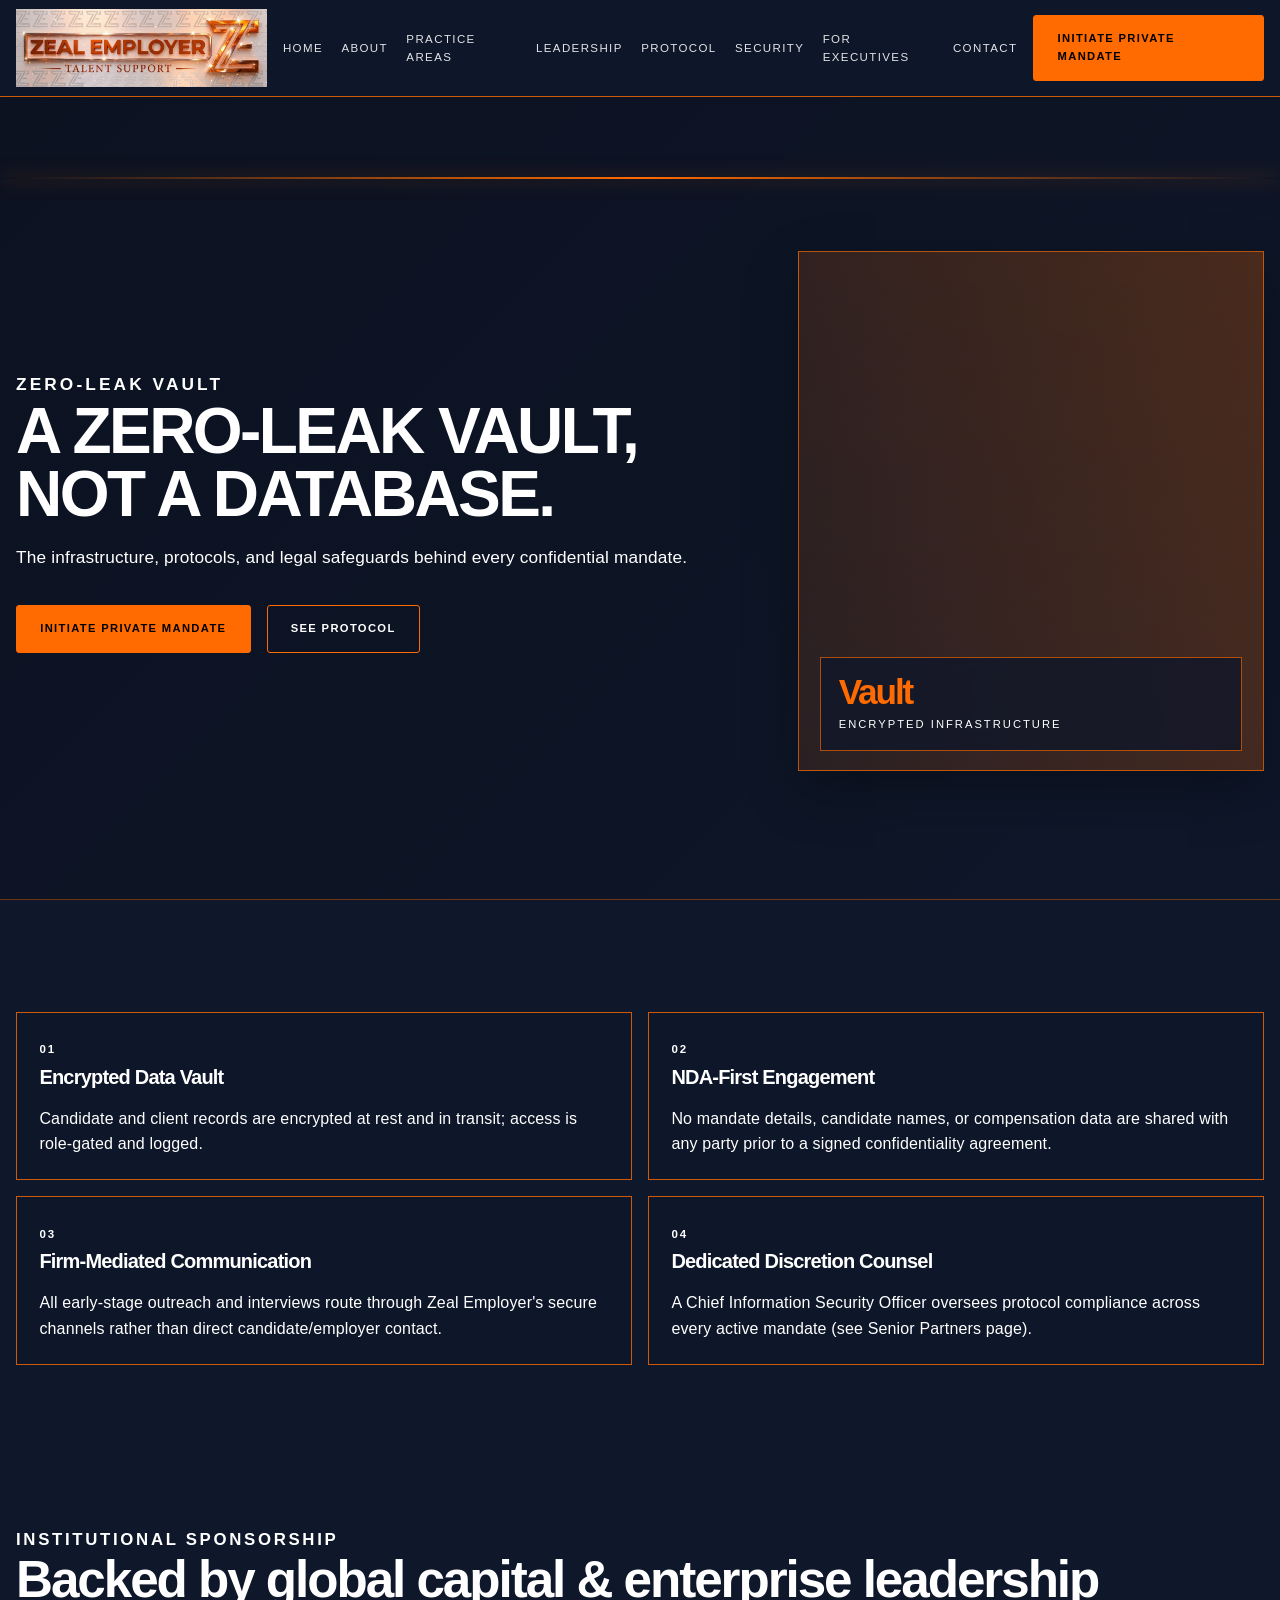
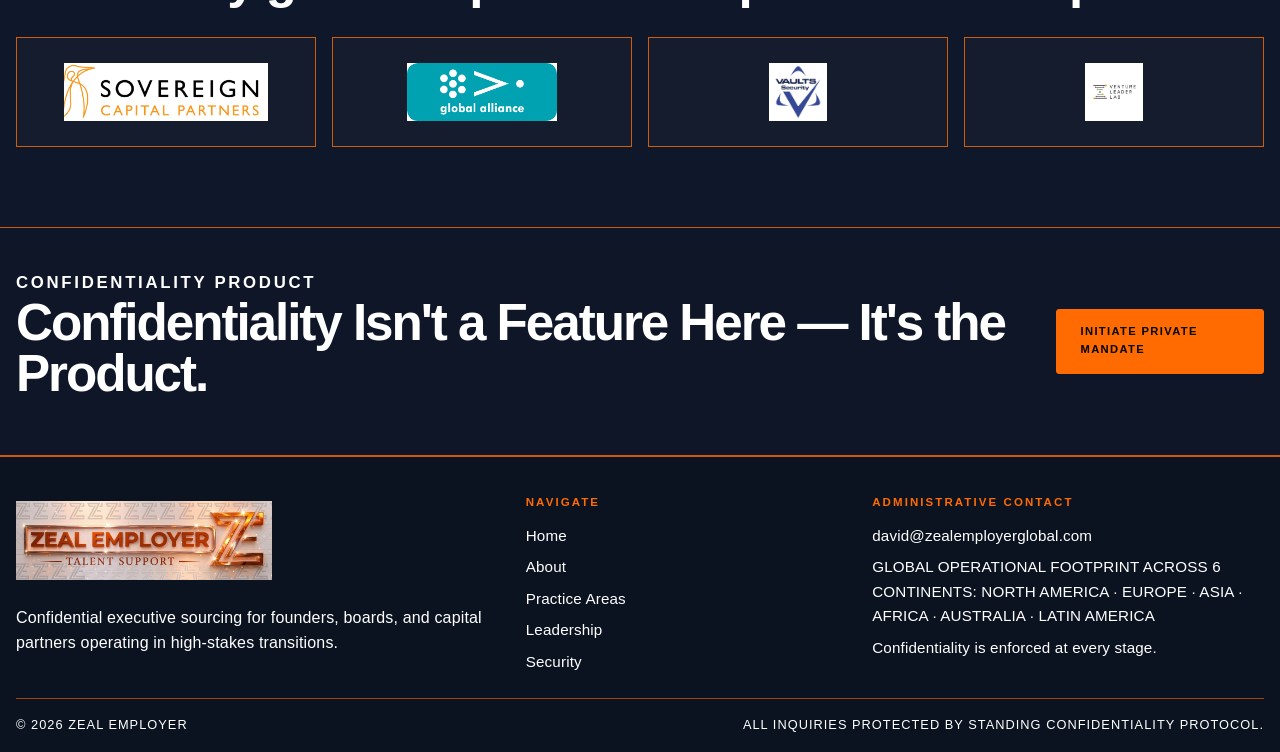
<file: security.html>
<!DOCTYPE html>
<html lang="en">
  <head>
    <meta charset="UTF-8" />
    <meta name="viewport" content="width=device-width, initial-scale=1.0" />
    <title>Zeal Employer | Sovereign Executive Sourcing</title>
    <meta name="description" content="Engineering high-stakes C-Suite, VP, and Board placements across North America, Europe, Asia, Africa, and Australia." />
    <meta property="og:title" content="Zeal Employer | Sovereign Executive Sourcing" />
    <meta property="og:description" content="Engineering high-stakes C-Suite, VP, and Board placements across North America, Europe, Asia, Africa, and Australia." />
    <meta property="og:type" content="website" />
    <meta property="og:image" content="https://zealemployerglobal.com/1000845361.jpg" />
    <meta property="og:url" content="https://zealemployerglobal.com/" />
    <meta name="twitter:card" content="summary_large_image" />
    <meta name="twitter:title" content="Zeal Employer | Sovereign Executive Sourcing" />
    <meta name="twitter:description" content="Engineering high-stakes C-Suite, VP, and Board placements across North America, Europe, Asia, Africa, and Australia." />
    <meta name="twitter:image" content="https://zealemployerglobal.com/1000845361.jpg" />
    <link rel="icon" href="./zeal employer icon.jpg" type="image/jpeg" />
    <link rel="stylesheet" href="styles.css" />
  </head>
  <body>
    <header class="site-header">
      <div class="container">
        <a href="index.html" class="brand" aria-label="Zeal Employer home">
          <img src="./zeal employer logo.jpg" alt="Zeal Employer logo" class="brand-logo" />
        </a>
        <div class="nav-wrap">
          <nav class="site-nav" aria-label="Main navigation">
            <a href="index.html">Home</a>
            <a href="about.html">About</a>
            <a href="practices.html">Practice Areas</a>
            <a href="executives.html">Leadership</a>
            <a href="outreach-protocol.html">Protocol</a>
            <a href="security.html">Security</a>
            <a href="for-executives.html">For Executives</a>
            <a href="contact.html">Contact</a>
          </nav>
          <a class="btn-primary" href="contact.html">Initiate Private Mandate</a>
          <button class="menu-toggle" type="button" aria-label="Open navigation" aria-expanded="false">☰</button>
        </div>
      </div>
    </header>

    <main>
      <section class="page-hero">
        <div class="vault-line"></div>
        <div class="container">
          <div class="hero-copy reveal">
            <p class="eyebrow">Zero-leak vault</p>
            <h1>A ZERO-LEAK VAULT, NOT A DATABASE.</h1>
            <p>The infrastructure, protocols, and legal safeguards behind every confidential mandate.</p>
            <div class="hero-actions">
              <a class="btn-primary" href="contact.html">Initiate Private Mandate</a>
              <a class="btn-secondary" href="outreach-protocol.html">See Protocol</a>
            </div>
          </div>

          <div class="hero-visual reveal" style="--image: url('https://images.unsplash.com/photo-1516321165247-4aa89a48be28?auto=format&fit=crop&w=1200&q=80');">
            <div class="visual-card">
              <div class="stat">Vault</div>
              <small>Encrypted infrastructure</small>
            </div>
          </div>
        </div>
      </section>

      <section class="dark-section reveal">
        <div class="container">
          <div class="security-list">
            <article class="security-item">
              <p class="section-label">01</p>
              <h3>Encrypted Data Vault</h3>
              <p>Candidate and client records are encrypted at rest and in transit; access is role-gated and logged.</p>
            </article>
            <article class="security-item">
              <p class="section-label">02</p>
              <h3>NDA-First Engagement</h3>
              <p>No mandate details, candidate names, or compensation data are shared with any party prior to a signed confidentiality agreement.</p>
            </article>
            <article class="security-item">
              <p class="section-label">03</p>
              <h3>Firm-Mediated Communication</h3>
              <p>All early-stage outreach and interviews route through Zeal Employer's secure channels rather than direct candidate/employer contact.</p>
            </article>
            <article class="security-item">
              <p class="section-label">04</p>
              <h3>Dedicated Discretion Counsel</h3>
              <p>A Chief Information Security Officer oversees protocol compliance across every active mandate (see Senior Partners page).</p>
            </article>
          </div>
        </div>
      </section>

      <section class="dark-section reveal">
        <div class="container">
          <div class="section-header">
            <p class="section-label">Institutional sponsorship</p>
            <h2>Backed by global capital &amp; enterprise leadership</h2>
          </div>

          <div class="partners-grid" aria-label="Institutional sponsors and strategic partners">
            <div class="partner-logo">
              <img src="./Sovereign%20Capital%20Partners.png" alt="Sovereign Capital Partners logo" />
            </div>
            <div class="partner-logo">
              <img src="./Global%20Boardroom%20Alliance.png" alt="Global Boardroom Alliance logo" />
            </div>
            <div class="partner-logo">
              <img src="./Apex%20Vault%20Security%20Group.png" alt="Apex Vault Security Group logo" />
            </div>
            <div class="partner-logo">
              <img src="./Venture%20Leadership%20Council.png" alt="Venture Leadership Council logo" />
            </div>
          </div>
        </div>
      </section>

      <div class="page-cta reveal">
        <div class="container">
          <div>
            <p class="section-label">Confidentiality product</p>
            <h2>Confidentiality Isn't a Feature Here — It's the Product.</h2>
          </div>
          <a class="btn-primary" href="contact.html">Initiate Private Mandate</a>
        </div>
      </div>
    </main>

    <footer class="footer">
      <div class="container">
        <div class="footer-grid">
          <div>
            <div class="footer-brand">
              <img src="./zeal employer logo.jpg" alt="Zeal Employer logo" class="brand-logo" />
            </div>
            <p>Confidential executive sourcing for founders, boards, and capital partners operating in high-stakes transitions.</p>
          </div>

          <div>
            <h3>Navigate</h3>
            <div class="footer-nav">
              <a href="index.html">Home</a>
              <a href="about.html">About</a>
              <a href="practices.html">Practice Areas</a>
              <a href="executives.html">Leadership</a>
              <a href="security.html">Security</a>
            </div>
          </div>

          <div>
            <h3>Administrative contact</h3>
            <div class="footer-list">
              <a href="mailto:david@zealemployerglobal.com">david@zealemployerglobal.com</a>
              <span>GLOBAL OPERATIONAL FOOTPRINT ACROSS 6 CONTINENTS: NORTH AMERICA · EUROPE · ASIA · AFRICA · AUSTRALIA · LATIN AMERICA</span>
              <span>Confidentiality is enforced at every stage.</span>
            </div>
          </div>
        </div>

        <div class="footer-bottom">
          <span>© 2026 Zeal Employer</span>
          <span>All inquiries protected by standing confidentiality protocol.</span>
        </div>
      </div>
    </footer>

    <script src="script.js"></script>
  </body>
</html>
</file>
<file: styles.css>
:root {
  --orange: #ff6b00;
  --orange-deep: #e65100;
  --orange-amber: #c2410c;
  --navy: #0f172a;
  --charcoal: #1e293b;
  --black: #000000;
  --white: #ffffff;
  --page-bg: #0b1220;
  --panel: #111827;
  --muted: #f5f5f5;
  --shadow: rgba(0, 0, 0, 0.18);
  --max: 1340px;
}

* { box-sizing: border-box; }

html {
  scroll-behavior: smooth;
}

body {
  margin: 0;
  background: var(--page-bg);
  color: var(--white);
  font-family: "Segoe UI", Arial, sans-serif;
  line-height: 1.6;
  letter-spacing: 0.01em;
}

a {
  color: inherit;
  text-decoration: none;
}

img {
  max-width: 100%;
  display: block;
}

button, input, select, textarea {
  font: inherit;
}

.container {
  width: min(var(--max), calc(100% - 2rem));
  margin: 0 auto;
}

.site-header {
  position: sticky;
  top: 0;
  z-index: 30;
  background: rgba(15, 23, 42, 0.96);
  border-bottom: 1px solid rgba(255, 107, 0, 0.8);
  backdrop-filter: blur(12px);
}

.site-header .container {
  display: flex;
  align-items: center;
  justify-content: space-between;
  min-height: 78px;
  gap: 1rem;
}

.brand {
  display: inline-flex;
  align-items: center;
  justify-content: center;
}

.brand-logo {
  display: block;
  width: 16rem;
  height: 6rem;
  object-fit: contain;
}

.brand-mark {
  width: 42px;
  height: 42px;
  border: 2px solid var(--orange);
  border-radius: 8px;
  display: grid;
  place-items: center;
  background: rgba(255, 107, 0, 0.08);
}

.h-12 {
  height: 3rem;
}

.w-auto {
  width: auto;
}

.object-contain {
  object-fit: contain;
}

.brand-mark img {
  width: 100%;
  height: 100%;
  object-fit: cover;
}

.nav-wrap {
  display: flex;
  align-items: center;
  gap: 1rem;
}

.site-nav {
  display: flex;
  align-items: center;
  gap: 1.15rem;
  font-size: 0.72rem;
  text-transform: uppercase;
  letter-spacing: 0.12em;
  color: var(--white);
}

.site-nav a {
  position: relative;
  opacity: 0.88;
}

.site-nav a::after {
  content: "";
  position: absolute;
  left: 0;
  bottom: -0.35rem;
  width: 100%;
  height: 1px;
  background: var(--orange);
  transform: scaleX(0);
  transform-origin: left;
  transition: transform 180ms ease;
}

.site-nav a:hover::after,
.site-nav a:focus-visible::after {
  transform: scaleX(1);
}

.btn,
.btn-primary,
.btn-secondary {
  display: inline-flex;
  align-items: center;
  justify-content: center;
  min-height: 48px;
  padding: 0.85rem 1.45rem;
  border-radius: 3px;
  text-transform: uppercase;
  letter-spacing: 0.12em;
  font-size: 0.7rem;
  font-weight: 800;
  border: 1px solid var(--orange);
  transition: transform 180ms ease, background 180ms ease, color 180ms ease, border-color 180ms ease;
}

.btn:hover,
.btn-primary:hover,
.btn-secondary:hover {
  transform: translateY(-1px);
}

.btn-primary {
  background: var(--orange);
  color: var(--black);
}

.btn-secondary {
  background: transparent;
  color: var(--white);
  border-color: var(--orange);
}

.menu-toggle {
  display: none;
  width: 46px;
  height: 46px;
  border: 1px solid var(--orange);
  background: transparent;
  color: var(--white);
  align-items: center;
  justify-content: center;
  cursor: pointer;
}

.page-hero {
  position: relative;
  background: linear-gradient(135deg, rgba(11, 18, 32, 0.94), rgba(15, 23, 42, 0.88));
  border-bottom: 1px solid rgba(255, 107, 0, 0.4);
  overflow: hidden;
}

.vault-line {
  position: relative;
  height: 2px;
  background: linear-gradient(90deg, rgba(255,107,0,0), rgba(255,107,0,1), rgba(255,107,0,0));
  box-shadow: 0 0 18px rgba(255, 107, 0, 0.5);
}

.page-hero .container {
  display: grid;
  grid-template-columns: 1.45fr 0.9fr;
  align-items: center;
  gap: 2rem;
  padding: 4.5rem 0 3rem;
}

.eyebrow {
  margin: 0 0 1rem;
  font-size: 0.72rem;
  letter-spacing: 0.18em;
  text-transform: uppercase;
  color: var(--orange);
  font-weight: 700;
}

.hero-copy h1,
.section-header h2,
.intro-block h2,
.page-cta h2 {
  margin: 0 0 1rem;
  font-weight: 900;
  line-height: 0.98;
  letter-spacing: -0.04em;
}

.hero-copy h1 {
  font-size: clamp(2.9rem, 5vw, 5.1rem);
  max-width: 760px;
}

.hero-copy p {
  margin: 0;
  max-width: 52rem;
  font-size: 1.08rem;
  line-height: 1.8;
  color: var(--white);
}

.hero-actions {
  display: flex;
  flex-wrap: wrap;
  gap: 1rem;
  margin-top: 2rem;
}

.hero-meta {
  margin-top: 2.3rem;
  display: grid;
  grid-template-columns: repeat(3, minmax(0, 1fr));
  gap: 1rem;
  max-width: 640px;
}

.meta-item {
  padding-top: 0.85rem;
  border-top: 1px solid rgba(255, 107, 0, 0.7);
}

.meta-item strong {
  display: block;
  font-size: 1.45rem;
  letter-spacing: -0.04em;
}

.meta-item span {
  display: block;
  font-size: 0.72rem;
  letter-spacing: 0.14em;
  text-transform: uppercase;
  opacity: 0.9;
}

.hero-visual {
  position: relative;
  min-height: 520px;
  border: 1px solid rgba(255, 107, 0, 0.7);
  background: linear-gradient(180deg, rgba(255,107,0,0.18), rgba(15,23,42,0.4)), var(--image) center/cover no-repeat;
  box-shadow: 0 20px 50px rgba(0, 0, 0, 0.3);
}

.hero-visual::before {
  content: "";
  position: absolute;
  inset: 0;
  background: linear-gradient(135deg, rgba(15, 23, 42, 0.18), rgba(255, 107, 0, 0.22));
}

.visual-card {
  position: absolute;
  right: 1.3rem;
  bottom: 1.2rem;
  left: 1.3rem;
  background: rgba(15, 23, 42, 0.78);
  border: 1px solid rgba(255, 107, 0, 0.65);
  backdrop-filter: blur(8px);
  padding: 1rem 1.1rem;
}

.visual-card .stat {
  font-size: 2.2rem;
  line-height: 1;
  letter-spacing: -0.06em;
  font-weight: 900;
  color: var(--orange);
}

.visual-card small {
  display: block;
  margin-top: 0.4rem;
  font-size: 0.7rem;
  letter-spacing: 0.18em;
  text-transform: uppercase;
  color: var(--white);
}

.hero-visual-logo {
  position: absolute;
  top: 35%;
  left: 50%;
  transform: translate(-50%, -50%);
  width: 65%;
  height: 65%;
  object-fit: contain;
  opacity: 1;
  z-index: 2;
}


main {
  background: var(--page-bg);
}

section {
  padding: 5rem 0;
}

.dark-section {
  background: var(--navy);
}

.orange-section {
  background: linear-gradient(180deg, var(--orange) 0%, #d85a00 100%);
  color: var(--black);
}

.orange-section .section-header h2,
.orange-section .intro-block h2,
.orange-section .page-cta h2,
.orange-section p,
.orange-section li,
.orange-section .section-label {
  color: var(--black);
}

.orange-section .section-label,
.orange-section .eyebrow {
  color: var(--black);
}

.section-header {
  margin-bottom: 2rem;
}

.section-header h2,
.intro-block h2,
.page-cta h2 {
  font-size: clamp(2.2rem, 4vw, 4rem);
}

.section-header p,
.intro-block p,
.page-cta p,
.content-block p,
.analyst-note {
  margin: 0;
  color: var(--white);
  line-height: 1.8;
  font-size: 1.05rem;
}

.orange-section .section-header p,
.orange-section .intro-block p,
.orange-section .page-cta p,
.orange-section .content-block p,
.orange-section .analyst-note {
  color: var(--black);
}

.section-label {
  display: inline-block;
  margin-bottom: 1rem;
  font-size: 0.72rem;
  font-weight: 800;
  letter-spacing: 0.16em;
  text-transform: uppercase;
  color: var(--orange);
}

.partners-grid {
  display: grid;
  grid-template-columns: repeat(4, minmax(0, 1fr));
  gap: 1rem;
  margin-top: 2rem;
}

.partner-logo {
  min-height: 110px;
  display: flex;
  align-items: center;
  justify-content: center;
  border: 1px solid rgba(255, 107, 0, 0.8);
  background: rgba(255, 255, 255, 0.02);
  padding: 1rem;
  text-align: center;
}

.partner-logo img {
  max-width: 220px;
  max-height: 58px;
  width: 100%;
  object-fit: contain;
  display: block;
  filter: none;
}

.metrics-strip {
  display: grid;
  grid-template-columns: repeat(4, minmax(0, 1fr));
  gap: 1rem;
  background: rgba(17, 24, 39, 0.9);
  border: 1px solid rgba(255, 107, 0, 0.7);
  padding: 1.1rem 1.2rem;
}

.metric {
  padding: 1.25rem 0.75rem;
  border-left: 1px solid rgba(255, 107, 0, 0.4);
}

.metric:first-child { border-left: none; }

.metric strong {
  display: block;
  font-size: clamp(2rem, 3vw, 3rem);
  line-height: 1;
  letter-spacing: -0.06em;
  color: var(--orange);
  margin-bottom: 0.4rem;
}

.metric span {
  display: block;
  font-size: 0.72rem;
  text-transform: uppercase;
  letter-spacing: 0.16em;
  color: var(--white);
}

.pillars-grid {
  display: grid;
  grid-template-columns: repeat(3, minmax(0, 1fr));
  gap: 1.2rem;
  margin-top: 2rem;
}

.pillar-card {
  background: rgba(15, 23, 42, 0.92);
  border: 1px solid rgba(255, 107, 0, 0.78);
  padding: 1.4rem 1.35rem 1.5rem;
  min-height: 260px;
  position: relative;
}

.pillar-card strong {
  display: inline-block;
  font-size: 3.4rem;
  line-height: 1;
  color: var(--orange);
  margin-bottom: 1rem;
  letter-spacing: -0.08em;
}

.pillar-card h3 {
  margin: 0 0 0.9rem;
  font-size: 1.4rem;
  letter-spacing: -0.03em;
}

.pillar-card p {
  margin: 0;
  color: var(--white);
}

.two-column {
  display: grid;
  grid-template-columns: 1.15fr 0.85fr;
  gap: 1.5rem;
  align-items: start;
}

.content-block {
  background: rgba(15, 23, 42, 0.84);
  border: 1px solid rgba(255, 107, 0, 0.7);
  padding: 1.5rem;
}

.content-block h3 {
  margin-top: 0;
  margin-bottom: 0.85rem;
  font-size: clamp(1.8rem, 2vw, 2.4rem);
  letter-spacing: -0.05em;
}

.content-block ul {
  padding-left: 1.1rem;
  margin: 1.1rem 0 0;
  color: var(--white);
}

.content-block li + li {
  margin-top: 0.6rem;
}

.visual-panel {
  min-height: 380px;
  border: 1px solid rgba(255, 107, 0, 0.8);
  background: linear-gradient(180deg, rgba(255,107,0,0.08), rgba(15,23,42,0.6)), var(--image) center/cover no-repeat;
}

.sketches-grid {
  display: grid;
  grid-template-columns: repeat(3, minmax(0, 1fr));
  gap: 1rem;
  margin-top: 1.5rem;
}

.sketch {
  background: rgba(15, 23, 42, 0.9);
  border: 1px solid rgba(255, 107, 0, 0.8);
  padding: 1.25rem 1.2rem;
  min-height: 240px;
}

.sketch strong {
  display: inline-block;
  margin-bottom: 0.8rem;
  color: var(--orange);
  font-size: 0.72rem;
  letter-spacing: 0.18em;
  text-transform: uppercase;
}

.sketch p {
  margin: 0;
  color: var(--white);
}

.caption {
  margin-top: 0.6rem;
  font-size: 0.72rem;
  letter-spacing: 0.08em;
  text-transform: uppercase;
  color: rgba(255,255,255,0.9);
}

.page-cta {
  padding: 2.5rem 0;
  border-top: 1px solid rgba(255, 107, 0, 0.8);
  border-bottom: 1px solid rgba(255, 107, 0, 0.8);
  background: rgba(15, 23, 42, 0.9);
}

.page-cta .container {
  display: flex;
  align-items: center;
  justify-content: space-between;
  gap: 1.25rem;
}

.page-cta .btn {
  white-space: nowrap;
}

.practices-list {
  display: grid;
  grid-template-columns: repeat(2, minmax(0, 1fr));
  gap: 1rem;
  margin-top: 2rem;
}

.practice-card {
  background: rgba(15, 23, 42, 0.88);
  border: 1px solid rgba(255, 107, 0, 0.7);
  padding: 1.4rem 1.3rem;
}

.practice-card h3 {
  margin: 0 0 0.75rem;
  font-size: 1.6rem;
  letter-spacing: -0.04em;
}

.practice-card p {
  margin: 0;
  color: var(--white);
}

.partner-bios {
  display: grid;
  grid-template-columns: repeat(3, minmax(0,1fr));
  gap: 1.25rem;
  margin-top: 2rem;
}

.bio-card {
  background: rgba(15, 23, 42, 0.9);
  border: 1px solid rgba(255, 107, 0, 0.8);
  overflow: hidden;
}

.bio-card .bio-photo {
  aspect-ratio: 4 / 5;
  background: linear-gradient(180deg, rgba(255,107,0,0.15), rgba(15,23,42,0.2)), var(--image) center/cover no-repeat;
  border-bottom: 1px solid rgba(255, 107, 0, 0.8);
  position: relative;
}

.bio-card .bio-photo::before {
  content: "[PLACEHOLDER — replace with real partner headshot]";
  position: absolute;
  inset: auto 0 0 0;
  background: rgba(15, 23, 42, 0.75);
  padding: 0.75rem 0.8rem;
  font-size: 0.62rem;
  letter-spacing: 0.12em;
  text-transform: uppercase;
}

.bio-content {
  padding: 1.2rem;
}

.bio-content h3 {
  margin: 0 0 0.4rem;
  font-size: 1.55rem;
  letter-spacing: -0.05em;
}

.bio-content .title {
  font-size: 0.72rem;
  letter-spacing: 0.14em;
  text-transform: uppercase;
  color: var(--orange);
  margin-bottom: 0.8rem;
  display: inline-block;
}

.bio-content p {
  margin: 0;
  color: var(--white);
}

.email-link {
  color: var(--orange);
  font-weight: 700;
}

.four-stage {
  display: grid;
  grid-template-columns: repeat(2, minmax(0,1fr));
  gap: 1rem;
  margin-top: 2rem;
}

.stage {
  background: rgba(15, 23, 42, 0.9);
  border: 1px solid rgba(255, 107, 0, 0.7);
  padding: 1.4rem;
}

.stage strong {
  display: block;
  font-size: 2.8rem;
  color: var(--orange);
  line-height: 1;
  letter-spacing: -0.08em;
  margin-bottom: 0.7rem;
}

.stage h3 {
  margin: 0 0 0.8rem;
  font-size: 1.3rem;
  letter-spacing: -0.03em;
}

.stage p {
  margin: 0;
  color: var(--white);
}

.security-list {
  display: grid;
  grid-template-columns: repeat(2, minmax(0,1fr));
  gap: 1rem;
  margin-top: 2rem;
}

.security-item {
  background: rgba(15, 23, 42, 0.9);
  border: 1px solid rgba(255, 107, 0, 0.8);
  padding: 1.4rem;
}

.security-item h3 {
  margin: 0 0 0.8rem;
  font-size: 1.25rem;
  letter-spacing: -0.04em;
}

.security-item p {
  margin: 0;
  color: var(--white);
}

.exec-grid {
  display: grid;
  grid-template-columns: 1.15fr 0.85fr;
  gap: 1.2rem;
  margin-top: 2rem;
}

.exec-box {
  background: rgba(15, 23, 42, 0.9);
  border: 1px solid rgba(255, 107, 0, 0.8);
  padding: 1.4rem;
}

.exec-box h3 {
  margin-top: 0;
  font-size: clamp(1.8rem, 2.2vw, 2.6rem);
  letter-spacing: -0.04em;
}

.exec-box ul {
  margin: 1rem 0 0;
  padding-left: 1.1rem;
}

.exec-box li + li {
  margin-top: 0.5rem;
}

.form-wrap {
  max-width: 760px;
  background: rgba(15, 23, 42, 0.9);
  border: 1px solid rgba(255, 107, 0, 0.8);
  padding: 1.4rem;
}

.contact-form {
  display: grid;
  grid-template-columns: repeat(2, minmax(0, 1fr));
  gap: 1rem;
}

.field {
  display: flex;
  flex-direction: column;
  gap: 0.5rem;
}

.field.full {
  grid-column: 1 / -1;
}

.field label {
  font-size: 0.72rem;
  letter-spacing: 0.14em;
  text-transform: uppercase;
  color: var(--white);
}

.field input,
.field select,
.field textarea {
  width: 100%;
  border: 1px solid rgba(255, 107, 0, 0.8);
  background: rgba(255, 255, 255, 0.02);
  color: var(--white);
  padding: 0.9rem 0.9rem;
  border-radius: 0;
}

.field textarea {
  min-height: 135px;
  resize: vertical;
}

.checkbox-row {
  display: flex;
  align-items: flex-start;
  gap: 0.7rem;
  color: var(--white);
  font-size: 0.95rem;
  line-height: 1.7;
}

.checkbox-row input {
  accent-color: var(--orange);
  margin-top: 0.35rem;
}

.form-actions {
  margin-top: 1rem;
}

.footer {
  background: #0b1220;
  border-top: 1px solid rgba(255, 107, 0, 0.8);
  padding: 2.25rem 0 1rem;
}

.footer-grid {
  display: grid;
  grid-template-columns: 1.5fr 1fr 1.2fr;
  gap: 1.25rem;
  padding-bottom: 1.5rem;
}

.footer-brand {
  display: flex;
  align-items: center;
  gap: 0.8rem;
  margin-bottom: 1rem;
  font-weight: 800;
  letter-spacing: 0.1em;
  text-transform: uppercase;
}

.footer-brand .brand-mark {
  width: 36px;
  height: 36px;
}

.footer h3 {
  margin: 0 0 0.8rem;
  font-size: 0.72rem;
  letter-spacing: 0.18em;
  text-transform: uppercase;
  color: var(--orange);
}

.footer-nav,
.footer-list {
  display: grid;
  gap: 0.45rem;
  font-size: 0.95rem;
}

.footer p,
.footer a,
.footer li {
  color: var(--white);
}

.footer-bottom {
  padding-top: 1rem;
  border-top: 1px solid rgba(255, 107, 0, 0.6);
  display: flex;
  justify-content: space-between;
  gap: 1rem;
  align-items: center;
  flex-wrap: wrap;
  font-size: 0.8rem;
  letter-spacing: 0.08em;
  text-transform: uppercase;
}

.hidden { display: none !important; }

.reveal {
  opacity: 0;
  transform: translateY(18px);
  transition: opacity 600ms ease, transform 600ms ease;
}

.reveal.is-visible {
  opacity: 1;
  transform: none;
}

/* Testimonial Carousel */
.testimonial-carousel {
  margin-top: 2.5rem;
}

.testimonial-track {
  position: relative;
  background: var(--charcoal);
  border: 2px solid var(--orange);
  border-radius: 4px;
  min-height: 320px;
  overflow: hidden;
}

.testimonial-card {
  position: absolute;
  inset: 0;
  padding: 2rem;
  display: flex;
  flex-direction: column;
  justify-content: center;
  opacity: 0;
  transition: opacity 700ms ease;
  pointer-events: none;
}

.testimonial-card.active {
  opacity: 1;
  pointer-events: auto;
}

.testimonial-tag {
  display: inline-block;
  background: var(--orange);
  color: var(--black);
  padding: 0.4rem 0.8rem;
  border-radius: 3px;
  font-size: 0.7rem;
  font-weight: 800;
  letter-spacing: 0.12em;
  text-transform: uppercase;
  margin-bottom: 1.5rem;
  width: fit-content;
}

.testimonial-quote {
  font-size: 1.2rem;
  line-height: 1.8;
  color: var(--white);
  margin: 0 0 1.5rem;
  font-style: italic;
}

.testimonial-quote::before {
  content: '"';
  font-size: 2rem;
  color: var(--orange);
  margin-right: 0.4rem;
}

.testimonial-author {
  font-size: 0.9rem;
  color: rgba(255, 255, 255, 0.8);
  margin: 0;
  letter-spacing: 0.04em;
}

.testimonial-nav {
  display: flex;
  justify-content: center;
  gap: 0.8rem;
  margin-top: 1.5rem;
}

.testimonial-dot {
  width: 10px;
  height: 10px;
  border-radius: 50%;
  background: rgba(255, 107, 0, 0.4);
  border: 1px solid var(--orange);
  cursor: pointer;
  transition: background 300ms ease;
  padding: 0;
}

.testimonial-dot:hover {
  background: rgba(255, 107, 0, 0.7);
}

.testimonial-dot.active {
  background: var(--orange);
}

@media (max-width: 980px) {
  .site-nav {
    position: absolute;
    top: 78px;
    left: 1rem;
    right: 1rem;
    background: rgba(15, 23, 42, 0.97);
    border: 1px solid rgba(255, 107, 0, 0.8);
    padding: 1rem;
    display: none;
    flex-direction: column;
    align-items: flex-start;
  }

  .site-nav.is-open {
    display: flex;
  }

  .menu-toggle {
    display: inline-flex;
  }

  .page-hero .container,
  .two-column,
  .exec-grid,
  .footer-grid {
    grid-template-columns: 1fr;
  }

  .hero-meta,
  .pillars-grid,
  .partners-grid,
  .sketches-grid,
  .four-stage,
  .security-list,
  .practices-list,
  .contact-form,
  .metrics-strip,
  .partner-bios {
    grid-template-columns: 1fr 1fr;
  }

  .page-cta .container {
    flex-direction: column;
    align-items: flex-start;
  }
}

@media (max-width: 768px) {
  .hero-copy h1 {
    font-size: clamp(2.8rem, 9vw, 4rem);
  }

  .hero-meta,
  .pillars-grid,
  .partners-grid,
  .sketches-grid,
  .four-stage,
  .security-list,
  .practices-list,
  .contact-form,
  .metrics-strip,
  .partner-bios {
    grid-template-columns: 1fr;
  }

  .site-header .container {
    min-height: 68px;
  }

  .page-hero .container {
    padding-top: 3rem;
  }

  .hero-visual {
    min-height: 360px;
  }

  .footer-bottom {
    flex-direction: column;
    align-items: flex-start;
  }
}
</file>
